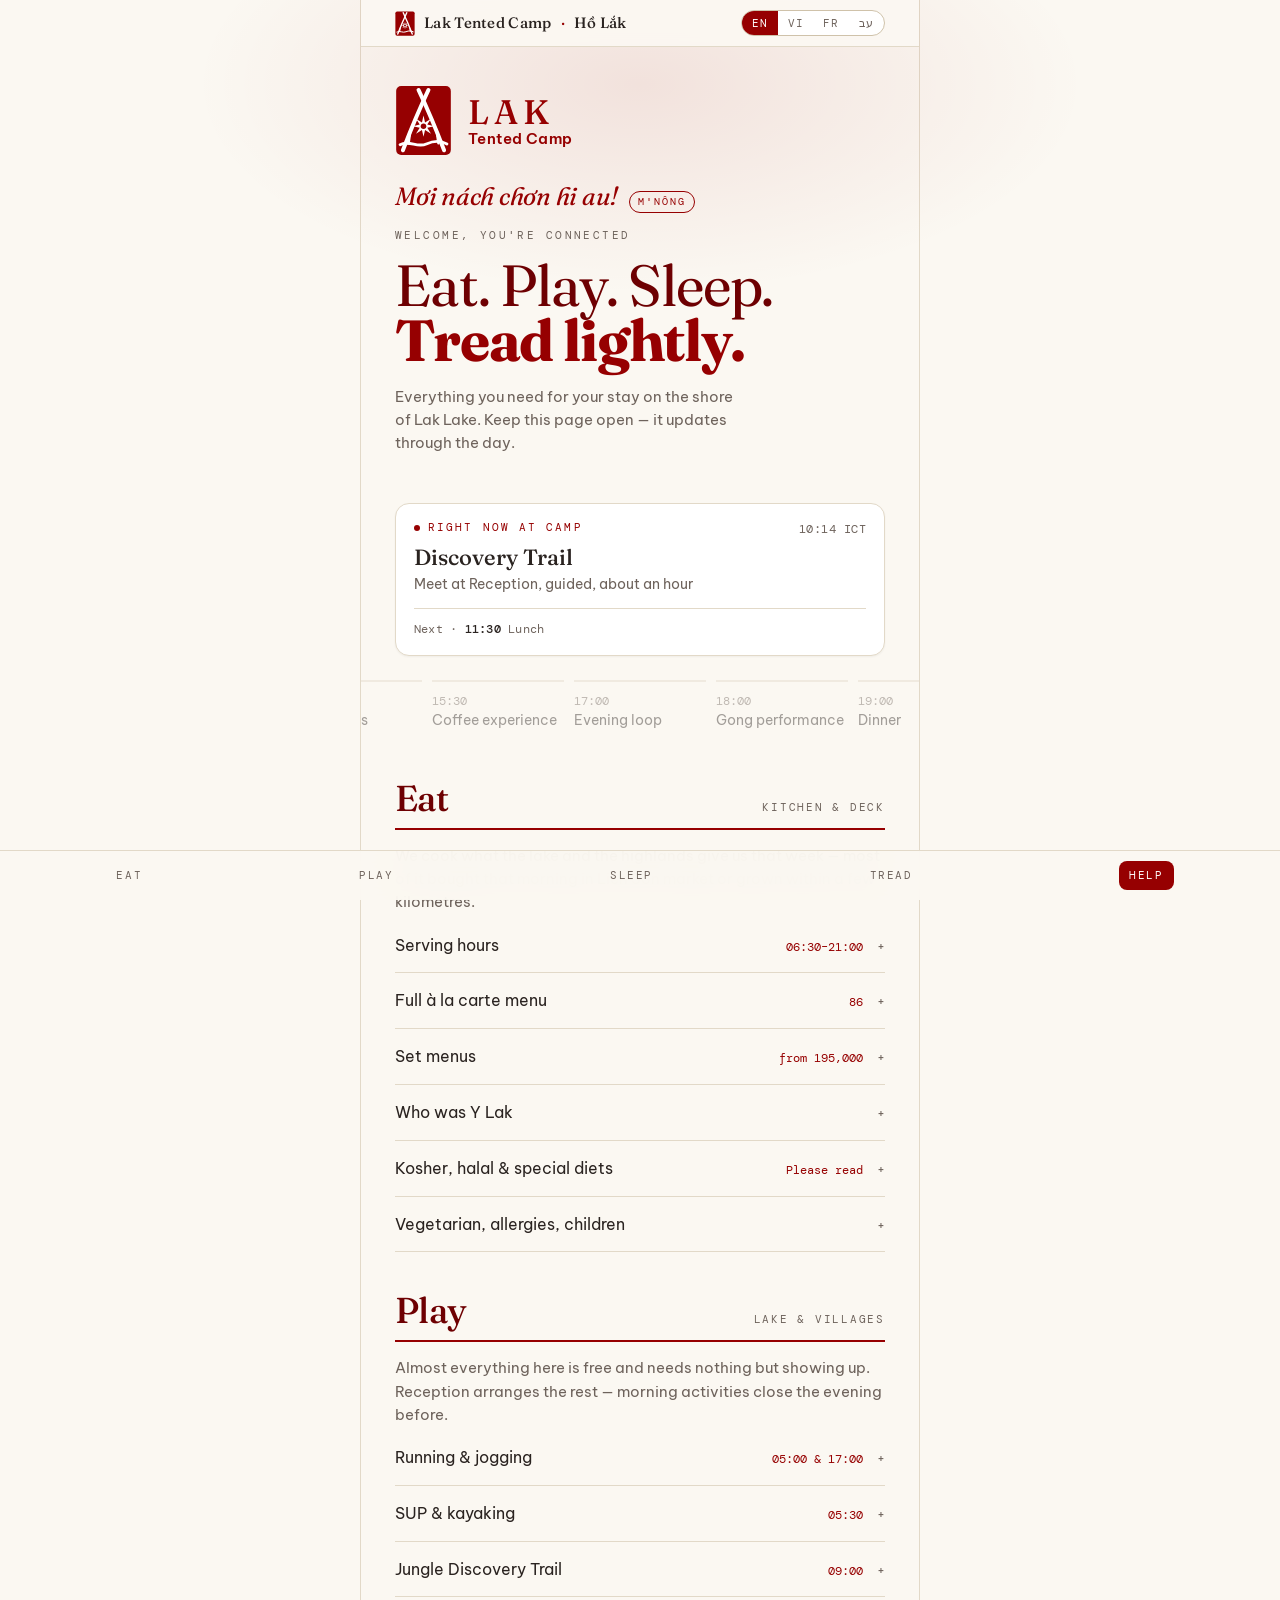
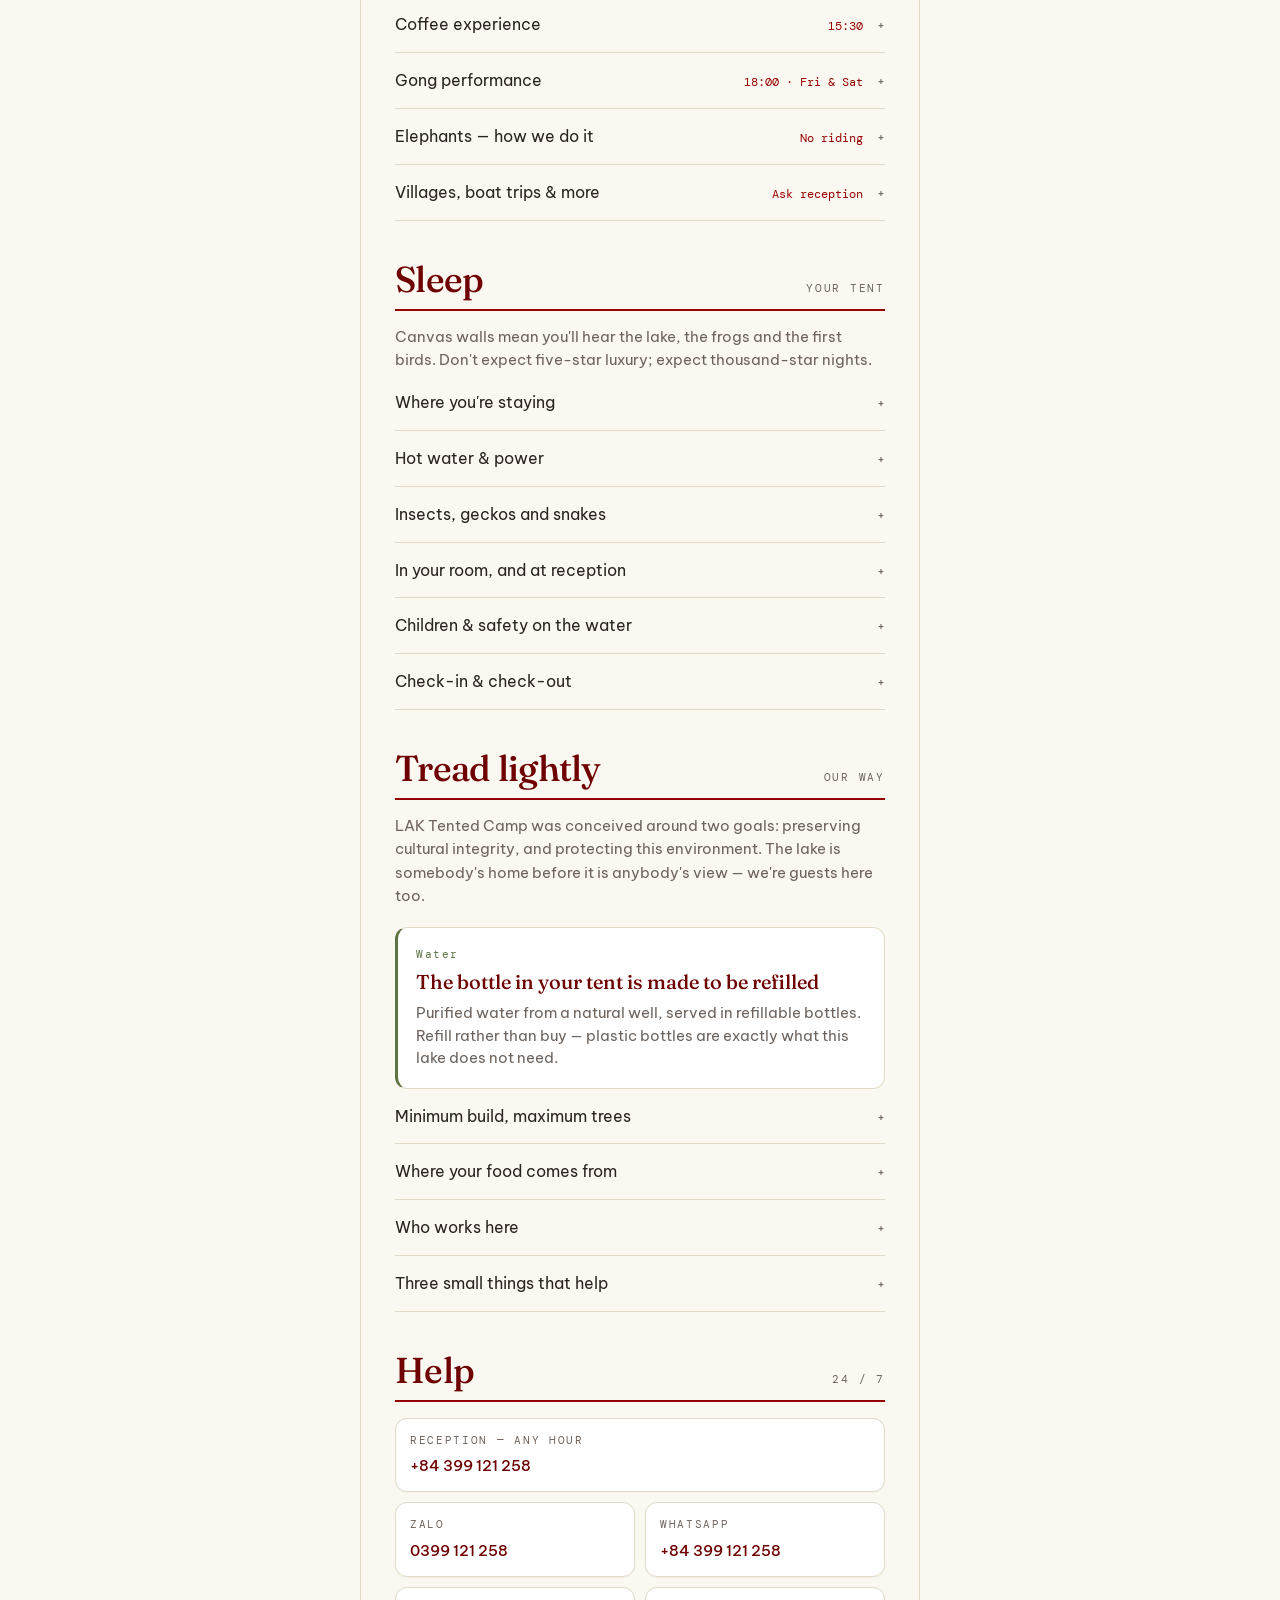
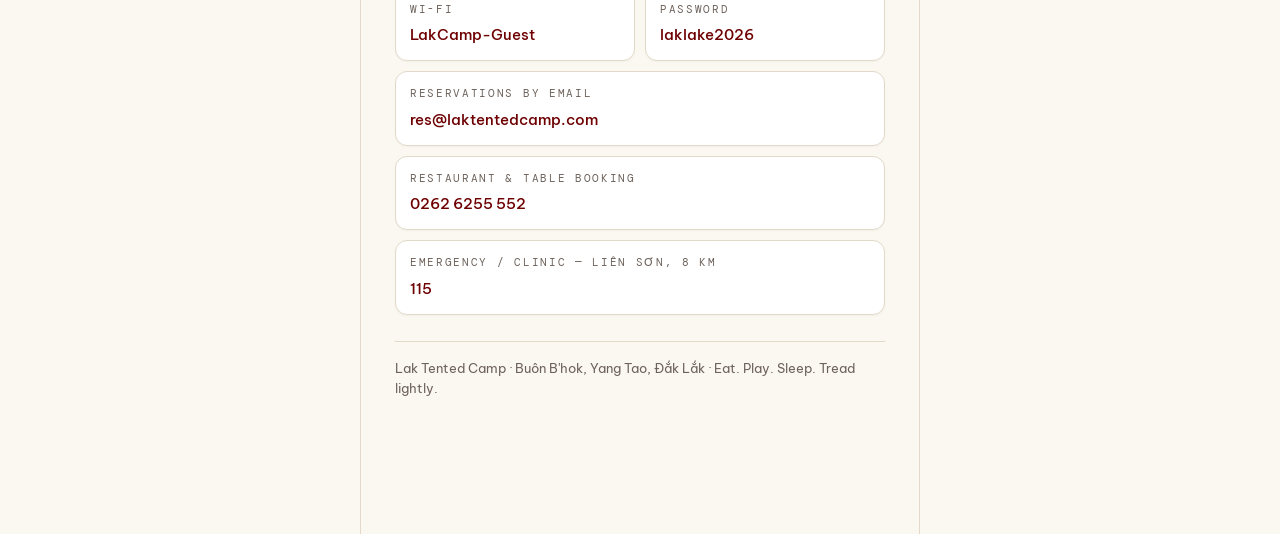
<file: guest_page/original_24aug.html>
<!DOCTYPE html>
<html lang="en" data-lang="en">
<head>
<meta charset="utf-8">
<meta name="viewport" content="width=device-width, initial-scale=1, viewport-fit=cover">
<meta name="theme-color" content="#FBF8F2">
<title>Lak Tented Camp — Guest Guide</title>
<link rel="preconnect" href="https://fonts.googleapis.com">
<link rel="preconnect" href="https://fonts.gstatic.com" crossorigin>
<link href="https://fonts.googleapis.com/css2?family=Fraunces:opsz,wght@9..144,300;9..144,500;9..144,700&family=Be+Vietnam+Pro:wght@300;400;500;600&family=Noto+Sans+Hebrew:wght@300;400;500;600&family=DM+Mono:wght@400;500&display=swap" rel="stylesheet">
<style>
/* Palette taken from the LAK logo (#960001) and the tone of the main site:
   warm paper, crimson, ink. Light by day, still legible at night. */
:root{
  --paper:#FBF8F2;
  --paper-2:#F4EFE4;
  --card:#FFFFFF;
  --ink:#2A2320;
  --ink-2:#6E635C;
  --line:#E2D9C8;
  --line-2:#CFC2AA;
  --brand:#960001;
  --brand-2:#B8322C;
  --brand-ink:#6E0002;
  --brass:#A9762A;
  --reed:#5E7444;
  --glow:var(--brand);
  --display:"Fraunces",Georgia,serif;
  --body:"Be Vietnam Pro",system-ui,sans-serif;
  --mono:"DM Mono",ui-monospace,monospace;
  --pad:22px;
}
body[data-phase="dawn"]{--glow:#C2662B;}
body[data-phase="day"]{--glow:var(--brand);}
body[data-phase="dusk"]{--glow:#A93B4E;}
body[data-phase="night"]{--glow:var(--brand-ink);}

*{box-sizing:border-box;margin:0;padding:0;}
html{-webkit-text-size-adjust:100%;}
body{
  background:var(--paper);
  color:var(--ink);
  font-family:var(--body);
  font-weight:400;
  font-size:16px;
  line-height:1.55;
  padding-bottom:96px;
  overflow-x:hidden;
}
.wrap{max-width:560px;margin:0 auto;}
:focus-visible{outline:2px solid var(--glow);outline-offset:3px;border-radius:2px;}


/* ---------- menu ---------- */
.mbar{display:flex;gap:7px;overflow-x:auto;padding:16px 0 4px;scrollbar-width:none;}
.mbar::-webkit-scrollbar{display:none;}
.mbar button{
  flex:0 0 auto;border:1px solid var(--line-2);background:var(--card);color:var(--ink-2);
  border-radius:100px;padding:7px 13px;cursor:pointer;
  font-family:var(--body);font-size:13px;font-weight:400;white-space:nowrap;
}
.mbar button[aria-pressed="true"]{background:var(--brand);color:#fff;border-color:var(--brand);}
.msearch{
  width:100%;margin-top:10px;padding:11px 14px;border-radius:10px;
  border:1px solid var(--line-2);background:var(--card);color:var(--ink);
  font-family:var(--body);font-size:15px;
}
.msearch::placeholder{color:var(--ink-2);}
.mdiet{padding-top:2px;}
.mdiet button{border-style:dashed;font-size:12.5px;}
.mdiet button[aria-pressed="true"]{
  background:var(--reed);color:#fff;border-color:var(--reed);border-style:solid;
}
.mgroup{
  font-family:var(--mono);font-size:10.5px;letter-spacing:.2em;text-transform:uppercase;
  color:var(--brand);margin:22px 0 4px;
}
.mitem{display:flex;gap:14px;align-items:baseline;padding:11px 0;border-bottom:1px solid var(--line);}
.mitem .mtxt{flex:1;min-width:0;}
.mitem .mvi{font-size:15px;color:var(--ink);font-weight:500;line-height:1.3;}
.mitem .men{font-size:13.5px;color:var(--ink-2);line-height:1.35;margin-top:2px;}
.mitem .mp{font-family:var(--mono);font-size:13px;color:var(--brand-ink);white-space:nowrap;}
.mnone{color:var(--ink-2);font-size:14.5px;padding:18px 0;}
.mnote{
  font-family:var(--mono);font-size:11px;color:var(--ink-2);letter-spacing:.02em;
  margin-top:16px;padding-top:14px;border-top:1px solid var(--line);line-height:1.7;
}
.sets{display:grid;gap:10px;margin-top:6px;}
.setcard{border:1px solid var(--line);border-radius:12px;padding:14px 15px;background:var(--card);}
.setcard .sh{display:flex;justify-content:space-between;align-items:baseline;gap:12px;}
.setcard .sn{font-family:var(--display);font-weight:500;font-size:17px;color:var(--brand-ink);}
.setcard .sp{font-family:var(--mono);font-size:12.5px;color:var(--brand);white-space:nowrap;}
.setcard .sd{color:var(--ink-2);font-size:13.5px;margin-top:7px;line-height:1.5;}
.setcard .sv{font-family:var(--mono);font-size:10px;letter-spacing:.16em;text-transform:uppercase;color:var(--reed);margin-top:8px;display:block;}

/* ---------- top bar ---------- */
.topbar{
  position:sticky;top:0;z-index:40;
  display:flex;align-items:center;gap:12px;
  padding:10px var(--pad);
  background:rgba(251,248,242,.92);
  backdrop-filter:blur(14px);
  border-bottom:1px solid var(--line);
}
.mark{font-family:var(--display);font-weight:500;font-size:15px;letter-spacing:.02em;flex:1;display:flex;align-items:center;gap:9px;}
.mark svg{width:20px;height:25px;flex:0 0 auto;}
.mark span{color:var(--glow);}

.lockup{position:relative;display:flex;align-items:center;gap:16px;margin-bottom:26px;}
.lockup svg{width:57px;height:71px;flex:0 0 auto;}
.lockup .word{line-height:1;}
.lockup .word .l1{
  font-family:var(--display);font-weight:500;font-size:34px;letter-spacing:.14em;
  display:block;color:var(--brand);
}
.lockup .word .l2{
  font-family:var(--body);font-weight:600;font-size:14.5px;letter-spacing:.02em;
  display:block;margin-top:3px;color:var(--brand);
}
.langs{display:flex;border:1px solid var(--line-2);border-radius:100px;overflow:hidden;background:var(--card);}
.langs button{
  font-family:var(--mono);font-size:11px;letter-spacing:.08em;
  background:none;border:0;color:var(--ink-2);padding:5px 10px;cursor:pointer;
}
.langs button[aria-pressed="true"]{background:var(--brand);color:#fff;}

/* ---------- hero ---------- */
.hero{padding:38px var(--pad) 26px;position:relative;}
.hero::before{
  content:"";position:absolute;inset:-40% -30% auto -30%;height:420px;
  background:radial-gradient(closest-side,color-mix(in srgb,var(--glow) 9%,transparent),transparent);
  pointer-events:none;transition:background 1.2s ease;
}
.greet{position:relative;display:flex;align-items:baseline;gap:11px;margin-bottom:14px;flex-wrap:wrap;}
.greet .hello{
  font-family:var(--display);font-weight:400;font-style:italic;
  font-size:clamp(21px,6vw,25px);line-height:1.15;letter-spacing:-.01em;
  color:var(--brand);
}
.greet .tongue{
  font-family:var(--mono);font-size:10px;letter-spacing:.2em;text-transform:uppercase;
  color:var(--brand);border:1px solid var(--brand);border-radius:100px;padding:2px 8px;
}
.eyebrow{
  font-family:var(--mono);font-size:11px;letter-spacing:.22em;text-transform:uppercase;
  color:var(--ink-2);position:relative;
}
.hero h1{
  font-family:var(--display);font-weight:400;font-style:normal;
  font-size:clamp(40px,13vw,58px);line-height:.96;letter-spacing:-.02em;
  margin:14px 0 0;position:relative;
}
.hero h1{color:var(--brand-ink);}
.hero h1 em{font-style:normal;color:var(--brand);font-weight:700;}
.hero p{color:var(--ink-2);font-size:15px;margin-top:16px;max-width:34ch;position:relative;}

/* ---------- now card ---------- */
.now{
  margin:22px var(--pad) 0;padding:16px 18px;
  border:1px solid var(--line);border-radius:14px;
  background:var(--card);
  box-shadow:0 1px 2px rgba(42,35,32,.05);
  position:relative;
}
.now .label{
  font-family:var(--mono);font-size:10.5px;letter-spacing:.2em;text-transform:uppercase;
  color:var(--brand);display:flex;align-items:center;gap:8px;
}
.dot{width:6px;height:6px;border-radius:50%;background:var(--brand);box-shadow:0 0 0 0 var(--glow);animation:pulse 2.6s infinite;}
@keyframes pulse{70%{box-shadow:0 0 0 9px transparent;}100%{box-shadow:0 0 0 0 transparent;}}
.now h2{font-family:var(--display);font-weight:500;font-size:22px;line-height:1.2;margin:8px 0 4px;}
.now .sub{color:var(--ink-2);font-size:14px;}
.now .nextup{
  margin-top:12px;padding-top:11px;border-top:1px solid var(--line);
  font-family:var(--mono);font-size:12px;color:var(--ink-2);letter-spacing:.02em;
}
.now .nextup b{color:var(--ink);font-weight:500;}
.now .clock{position:absolute;top:16px;right:18px;font-family:var(--mono);font-size:12px;color:var(--ink-2);letter-spacing:.04em;}

/* ---------- day strip ---------- */
.strip{margin-top:20px;}
.strip .rail{
  display:flex;gap:10px;overflow-x:auto;padding:4px var(--pad) 16px;
  scroll-snap-type:x mandatory;-webkit-overflow-scrolling:touch;scrollbar-width:none;
}
.strip .rail::-webkit-scrollbar{display:none;}
.slot{
  flex:0 0 auto;min-width:132px;scroll-snap-align:center;
  border-top:2px solid var(--line);padding-top:10px;opacity:.42;transition:opacity .3s;
}
.slot .t{font-family:var(--mono);font-size:12px;color:var(--ink-2);}
.slot .n{font-size:13.5px;line-height:1.3;margin-top:2px;}
.slot.past{opacity:.22;}
.slot.live{opacity:1;border-top-color:var(--glow);}
.slot.live .t{color:var(--brand);}
.slot.next{opacity:.72;}

/* ---------- sections ---------- */
section{padding:34px var(--pad) 6px;scroll-margin-top:60px;}
.shead{display:flex;align-items:baseline;gap:12px;border-bottom:2px solid var(--brand);padding-bottom:12px;}
.shead h2{font-family:var(--display);color:var(--brand-ink);font-weight:500;font-size:clamp(28px,8vw,36px);letter-spacing:-.02em;line-height:1;}
.shead .vi{font-family:var(--mono);font-size:11px;letter-spacing:.16em;text-transform:uppercase;color:var(--ink-2);margin-left:auto;}
.lede{color:var(--ink-2);font-size:15px;margin:14px 0 4px;}

.row{border-bottom:1px solid var(--line);}
.row summary{
  list-style:none;cursor:pointer;padding:15px 0;
  display:flex;align-items:baseline;gap:14px;
}
.row summary::-webkit-details-marker{display:none;}
.row summary .title{font-size:16px;font-weight:400;flex:1;}
.row summary .meta{font-family:var(--mono);font-size:12px;color:var(--brand);white-space:nowrap;}
.row summary .chev{color:var(--ink-2);font-size:13px;transition:transform .25s;}
.row[open] summary .chev{transform:rotate(45deg);}
.row .body{padding:0 0 18px;color:var(--ink-2);font-size:14.5px;}
.row .body ul{list-style:none;margin-top:8px;}
.row .body li{padding-left:16px;position:relative;margin-bottom:5px;}
.row .body li::before{content:"";position:absolute;left:0;top:.62em;width:5px;height:1px;background:var(--brand);}
.row .body strong{color:var(--ink);font-weight:600;}

/* pledge block */
.pledge{
  margin-top:20px;border:1px solid var(--line);border-left:3px solid var(--reed);
  border-radius:12px;padding:18px;background:var(--card);
}
.pledge .num{font-family:var(--mono);font-size:11px;color:var(--reed);letter-spacing:.14em;}
.pledge h3{font-family:var(--display);color:var(--brand-ink);font-weight:500;font-size:20px;margin:6px 0 8px;line-height:1.25;}
.pledge p{color:var(--ink-2);font-size:14.5px;}

/* help */
.help{padding:34px var(--pad) 40px;}
.tiles{display:grid;grid-template-columns:1fr 1fr;gap:10px;margin-top:16px;}
.tile{
  border:1px solid var(--line);border-radius:12px;padding:14px;
  text-decoration:none;color:var(--ink);display:block;background:var(--card);
  box-shadow:0 1px 2px rgba(42,35,32,.04);
}
a.tile:active{background:var(--paper-2);}
.tile .k{font-family:var(--mono);font-size:10.5px;letter-spacing:.16em;text-transform:uppercase;color:var(--ink-2);}
.tile .v{font-size:15px;margin-top:5px;color:var(--brand-ink);font-weight:500;}
.tile.wide{grid-column:1/-1;}
.foot{margin-top:26px;color:var(--ink-2);font-size:12.5px;line-height:1.6;}
.foot .rule{height:1px;background:var(--line);margin-bottom:16px;}

/* bottom nav */
.nav{
  position:fixed;left:0;right:0;bottom:0;z-index:50;
  display:flex;justify-content:space-around;
  padding:10px 8px calc(10px + env(safe-area-inset-bottom));
  background:rgba(251,248,242,.94);backdrop-filter:blur(16px);
  border-top:1px solid var(--line);
}
.nav a{
  text-decoration:none;color:var(--ink-2);text-align:center;
  font-family:var(--mono);font-size:11px;letter-spacing:.14em;text-transform:uppercase;
  padding:6px 10px;border-radius:8px;
}
.nav a.active{color:#fff;background:var(--brand);}


/* ---------- Hebrew / right-to-left ---------- */
html[lang="he"]{--body:"Noto Sans Hebrew","Be Vietnam Pro",system-ui,sans-serif;}
html[lang="he"] body{font-weight:400;}
html[lang="he"] .mitem .mvi{font-weight:600;}
html[dir="rtl"] .hero p,
html[dir="rtl"] .lede,
html[dir="rtl"] .row .body,
html[dir="rtl"] .pledge p,
html[dir="rtl"] .now h2,
html[dir="rtl"] .now .sub,
html[dir="rtl"] .setcard .sd,
html[dir="rtl"] .mnote{text-align:right;}
html[dir="rtl"] .now .clock{right:auto;left:18px;}
html[dir="rtl"] .row .body li{padding-left:0;padding-right:16px;}
html[dir="rtl"] .row .body li::before{left:auto;right:0;}
html[dir="rtl"] .shead .vi{margin-left:0;margin-right:auto;}
html[dir="rtl"] .msearch{text-align:right;}
html[dir="rtl"] .mitem{flex-direction:row-reverse;}
html[dir="rtl"] .mitem .mtxt{text-align:right;}
html[dir="rtl"] .lockup{flex-direction:row-reverse;}
html[dir="rtl"] .lockup .word{text-align:right;}
html[dir="rtl"] .mark{flex-direction:row-reverse;text-align:right;}
html[dir="rtl"] .greet{flex-direction:row-reverse;}
html[dir="rtl"] .hero h1,
html[dir="rtl"] .eyebrow,
html[dir="rtl"] .mgroup,
html[dir="rtl"] .tile,
html[dir="rtl"] .foot{text-align:right;}
html[dir="rtl"] .mp,
html[dir="rtl"] .setcard .sp,
html[dir="rtl"] .now .clock,
html[dir="rtl"] .slot .t,
html[dir="rtl"] .row summary .meta,
html[dir="rtl"] .tile .v{direction:ltr;unicode-bidi:isolate;}
html[dir="rtl"] .mitem .mp,
html[dir="rtl"] .tile .v,
html[dir="rtl"] .setcard .sp{text-align:left;}

@media (prefers-reduced-motion:reduce){
  *{animation:none!important;transition:none!important;scroll-behavior:auto!important;}
}
@media (min-width:600px){
  :root{--pad:34px;}
  body{border-left:1px solid var(--line);border-right:1px solid var(--line);max-width:560px;margin:0 auto;background:var(--paper);}
}
</style>
</head>
<body data-phase="day">

<svg width="0" height="0" style="position:absolute" aria-hidden="true">
  <symbol id="lakmark" viewBox="0 0 80 100">
    <rect x="1.5" y="1.5" width="77" height="97" rx="7" fill="var(--brand)"/>
    <g fill="none" stroke="#fff" stroke-linecap="round">
      <!-- crossed tent poles: they meet high and splay to the base -->
      <path d="M11 92 Q29 45 47 7" stroke-width="5.6"/>
      <path d="M69 92 Q51 45 33 7" stroke-width="5.6"/>
      <!-- tent flap pegs -->
      <path d="M21 68 L19 82" stroke-width="3.4"/>
      <path d="M59 68 L61 82" stroke-width="3.4"/>
      <!-- the lake -->
      <path d="M7 84 C20 77 31 89 44 83 C55 78 66 79 73 83" stroke-width="4"/>
    </g>
    <g transform="translate(40 58)">
      <polygon fill="#fff" points="0,-15 2.2,-5.3 10.6,-10.6 5.3,-2.2 15,0 5.3,2.2 10.6,10.6 2.2,5.3 0,15 -2.2,5.3 -10.6,10.6 -5.3,2.2 -15,0 -5.3,-2.2 -10.6,-10.6 -2.2,-5.3"/>
      <circle r="3.9" fill="var(--brand)"/>
    </g>
  </symbol>
</svg>

<div class="topbar">
  <div class="mark"><svg><use href="#lakmark"/></svg>Lak Tented Camp <span>·</span> Hồ Lắk</div>
  <div class="langs" role="group" aria-label="Language">
    <button type="button" data-set="en" aria-pressed="true">EN</button>
    <button type="button" data-set="vi" aria-pressed="false">VI</button>
    <button type="button" data-set="fr" aria-pressed="false">FR</button>
    <button type="button" data-set="he" aria-pressed="false">עב</button>
  </div>
</div>

<header class="hero">
  <div class="lockup">
    <svg><use href="#lakmark"/></svg>
    <div class="word"><span class="l1">LAK</span><span class="l2">Tented Camp</span></div>
  </div>
  <div class="greet">
    <span class="hello">Mơi nách chơn hi au!</span>
    <span class="tongue">M'nông</span>
  </div>
  <div class="eyebrow" data-vi="Chào mừng quý khách" data-fr="Bienvenue, vous êtes connecté" data-he="ברוכים הבאים, אתם מחוברים">Welcome, you're connected</div>
  <h1><span data-vi="Ăn." data-fr="Manger." data-he="לאכול.">Eat.</span> <span data-vi="Chơi." data-fr="Jouer." data-he="לשחק.">Play.</span> <span data-vi="Ngủ." data-fr="Dormir." data-he="לישון.">Sleep.</span><br><em data-vi="Sống nhẹ." data-fr="Marcher léger." data-he="לדרוך בעדינות.">Tread lightly.</em></h1>
  <p data-vi="Mọi thứ quý khách cần trong thời gian lưu trú, bên hồ Lắk. Trang này không cần tải lại — cứ để mở." data-fr="Tout ce qu'il vous faut pendant votre séjour au bord du lac Lak. Gardez cette page ouverte — elle se met à jour au fil de la journée." data-he="כל מה שתצטרכו לשהות שלכם על שפת אגם לאק. השאירו את הדף פתוח — הוא מתעדכן במהלך היום.">Everything you need for your stay on the shore of Lak Lake. Keep this page open — it updates through the day.</p>
</header>

<div class="now">
  <div class="clock" id="clock">--:--</div>
  <div class="label"><span class="dot"></span><span data-vi="Đang diễn ra" data-fr="En ce moment au camp" data-he="עכשיו במחנה">Right now at camp</span></div>
  <h2 id="nowTitle">—</h2>
  <div class="sub" id="nowSub">—</div>
  <div class="nextup" id="nowNext">—</div>
</div>

<div class="strip">
  <div class="rail" id="rail"></div>
</div>

<!-- EAT -->
<section id="eat">
  <div class="shead"><h2 data-vi="Ăn" data-fr="Manger" data-he="אוכל">Eat</h2><div class="vi" data-vi="Nhà hàng &amp; bếp" data-fr="Cuisine &amp; terrasse" data-he="המטבח והמרפסת">Kitchen &amp; deck</div></div>
  <p class="lede" data-vi="Bếp nấu theo mùa, nguyên liệu lấy từ chợ Liên Sơn và các vườn quanh hồ. Báo trước 2 tiếng cho món đặc biệt." data-fr="Nous cuisinons ce que le lac et les hauts plateaux nous donnent cette semaine — l'essentiel acheté le matin même au marché de Liên Sơn ou cultivé à quelques kilomètres d'ici." data-he="אנחנו מבשלים את מה שהאגם וההרים נותנים באותו שבוע — רובו נקנה באותו בוקר בשוק ליין סון או גדל במרחק כמה קילומטרים מכאן.">We cook what the lake and the highlands give us that week — most of it bought that morning in Liên Sơn market or grown within a few kilometres.</p>

  <details class="row">
    <summary><span class="title" data-vi="Giờ phục vụ" data-fr="Heures de service" data-he="שעות הגשה">Serving hours</span><span class="meta">06:30–21:00</span><span class="chev">+</span></summary>
    <div class="body">
      <ul>
        <li data-vi="<strong>Ăn sáng</strong> 06:30 – 09:30 · Sàn nhìn hồ" data-fr="<strong>Petit-déjeuner</strong> 06h30 – 09h30 · Terrasse du lac" data-he="<strong>ארוחת בוקר</strong> 06:30 – 09:30 · מרפסת האגם"><strong>Breakfast</strong> 06:30 – 09:30 · Lake Deck</li>
        <li data-vi="<strong>Ăn trưa</strong> 11:30 – 14:00" data-fr="<strong>Déjeuner</strong> 11h30 – 14h00" data-he="<strong>ארוחת צהריים</strong> 11:30 – 14:00"><strong>Lunch</strong> 11:30 – 14:00</li>
        <li data-vi="<strong>Ăn tối</strong> 18:00 – 21:00 · nên đặt bàn trước 16:00" data-fr="<strong>Dîner</strong> 18h00 – 21h00 · réservez avant 16h00" data-he="<strong>ארוחת ערב</strong> 18:00 – 21:00 · נא להזמין עד 16:00"><strong>Dinner</strong> 18:00 – 21:00 · please book by 16:00</li>
        <li data-vi="<strong>Quầy bar &amp; cà phê</strong> 07:00 – 22:00" data-fr="<strong>Bar &amp; café</strong> 07h00 – 22h00" data-he="<strong>בר וקפה</strong> 07:00 – 22:00"><strong>Bar &amp; coffee</strong> 07:00 – 22:00</li>
        <li data-vi="<strong>Ăn tại lều</strong> phụ thu, gọi lễ tân trước 30 phút" data-fr="<strong>Service en tente</strong> supplément plateau, commandez 30 min à l'avance" data-he="<strong>הגשה לאוהל</strong> תוספת קטנה, יש להזמין 30 דקות מראש"><strong>In-tent dining</strong> small tray charge, order 30 min ahead</li>
      </ul>
    </div>
  </details>

  <details class="row" id="menuRow">
    <summary><span class="title" data-vi="Toàn bộ thực đơn" data-fr="Carte complète" data-he="התפריט המלא">Full à la carte menu</span><span class="meta" id="menuCount">86</span><span class="chev">+</span></summary>
    <div class="body">
      <div class="mbar" id="mbar"></div>
      <div class="mbar mdiet" id="mdiet"></div>
      <input class="msearch" id="msearch" type="search" autocomplete="off" placeholder="Search the menu — fish, tofu, chicken…" data-vi-ph="Tìm món — cá, đậu hủ, gà…">
      <div id="mlist"></div>
      <div class="mnote" data-vi="Giá tính bằng đồng, đã bao gồm thuế và phí phục vụ. Món theo mùa tuỳ theo chợ sáng hôm đó. Vui lòng báo dị ứng khi gọi món — bếp dùng nước mắm và đậu phộng thường xuyên." data-fr="Prix en VND, taxes et service compris. Les plats de saison dépendent du marché du matin. Signalez-nous vos allergies en commandant — cette cuisine utilise beaucoup de sauce de poisson et d'arachides." data-he="המחירים בדונג וייטנאמי, כולל מסים ושירות. מנות עונתיות תלויות בשוק של אותו בוקר. אנא ספרו לנו על אלרגיות בעת ההזמנה — במטבח הזה נעשה שימוש נרחב ברוטב דגים ובבוטנים.">Prices in VND, taxes and service included. Seasonal dishes depend on that morning's market. Please tell us about allergies when you order — fish sauce and peanuts are used widely in this kitchen.</div>
    </div>
  </details>

  <details class="row">
    <summary><span class="title" data-vi="Thực đơn set" data-fr="Menus complets" data-he="תפריטים קבועים">Set menus</span><span class="meta" data-vi="2 người trở lên" data-fr="dès 195 000" data-he="החל מ-195,000">from 195,000</span><span class="chev">+</span></summary>
    <div class="body">
      <p data-vi="Dành cho 2 người trở lên, giá tính trên mỗi người. Nên đặt trước 16:00." data-fr="Deux personnes minimum, prix par personne. À commander de préférence avant 16h00." data-he="מינימום שני סועדים, המחיר לאדם. מומלץ להזמין עד 16:00.">Minimum two people, priced per person. Best ordered by 16:00.</p>
      <div class="sets" id="setlist"></div>
    </div>
  </details>

  <details class="row">
    <summary><span class="title" data-vi="Y Lak là ai" data-fr="Qui était Y Lak" data-he="מי היה י' לאק">Who was Y Lak</span><span class="chev">+</span></summary>
    <div class="body" data-vi="Theo truyền thuyết M'nông, Thần Nước thua trận trước Thần Lửa và vùng đất chìm trong hạn hán. Y Lak — con của một vị thần và một cô gái M'nông — rời buôn đi tìm nước chuộc lỗi cho cha mẹ. Kiệt sức, chàng cứu một con lươn mắc kẹt trong hốc đá, và con lươn dẫn chàng tới một hồ nước mênh mông đầy cá và cây cỏ. Các buôn M'nông về đây định cư từ đó. Hồ mang tên chàng, và nhà hàng của chúng tôi cũng vậy." data-fr="Selon le récit m'nông, le dieu de l'Eau perdit son combat contre le dieu du Feu et la terre s'assécha. Y Lak — né d'un dieu et d'une jeune M'nông — quitta son village en quête d'eau pour expier la faute de ses parents. Épuisé, il libéra une anguille coincée dans un rocher, et l'anguille le mena à un lac immense, plein de poissons et de verdure. Les M'nông s'installèrent tout autour. Le lac porte son nom, et notre cuisine aussi." data-he="לפי המסורת של בני המנונג, אל המים הפסיד בקרב לאל האש והארץ יבשה. י' לאק — בנם של אל ונערה מבני המנונג — עזב את הכפר לחפש מים ולכפר על חטא הוריו. תשוש, הוא שחרר צלופח שנלכד בין הסלעים, והצלופח הוביל אותו אל אגם עצום מלא דגים וצמחייה. בני המנונג התיישבו סביבו. האגם נושא את שמו, וכך גם המטבח שלנו.">In the M'nông telling, the God of Water lost his fight with the God of Fire and the land went dry. Y Lak — born of a god and a M'nông girl — left his village to find water and atone for his parents. Exhausted, he freed an eel trapped in a rock, and the eel led him to an immense lake full of fish and green things. The M'nông settled around it. The lake carries his name, and so does our kitchen.</div>
  </details>

  <details class="row">
    <summary><span class="title" data-vi="Kosher, halal &amp; ăn kiêng" data-fr="Casher, halal &amp; régimes" data-he="כשרות, חלאל ותזונה מיוחדת">Kosher, halal &amp; special diets</span><span class="meta" data-vi="Đọc kỹ" data-fr="À lire" data-he="חשוב לקרוא">Please read</span><span class="chev">+</span></summary>
    <div class="body" data-vi="Chúng tôi không phải bếp kosher và không có chứng nhận — không có giám sát, không có dụng cụ riêng, và không có giết mổ kosher tại tỉnh này. Điều chúng tôi làm được: nấu không thịt heo, không tôm cua, không dùng chung thịt và sữa trong một món, và làm chay bất kỳ món nào. Dùng bộ lọc phía trên và báo lễ tân từ tối hôm trước để bếp chuẩn bị theo chợ sáng. Lưu ý nước mắm được dùng rộng rãi trong ẩm thực này, kể cả ở những món không có tên cá." data-fr="Notre cuisine n'est pas casher et ne détient aucune certification — ni supervision, ni ustensiles séparés, ni abattage rituel disponible dans cette province. Ce que nous pouvons faire honnêtement : cuisiner sans porc ni crustacés, ne pas mêler viande et laitage dans un même plat, et préparer n'importe quel plat en version végétarienne. Utilisez les filtres ci-dessus et prévenez la réception la veille au soir, pour que la cuisine s'organise selon le marché du matin. À noter : la sauce de poisson est utilisée partout dans cette cuisine, y compris dans des plats dont le nom ne mentionne aucun poisson." data-he="המטבח שלנו אינו כשר ואין בידינו תעודה — אין השגחה, אין כלים נפרדים, ואין שחיטה כשרה במחוז הזה. מה שאנחנו כן יכולים לעשות בכנות: לבשל בלי חזיר ובלי פירות ים, לא להגיש בשר וחלב באותה מנה, ולהכין כל מנה בגרסה צמחונית. השתמשו בסינון שלמעלה וספרו לקבלה בערב שלפני, כדי שהמטבח יוכל להיערך בהתאם לשוק של הבוקר. שימו לב: רוטב דגים נמצא בשימוש נרחב במטבח הזה, גם במנות ששמן אינו מזכיר דגים.">We are not a kosher kitchen and hold no certification — there is no supervision, no separate utensils, and no kosher slaughter available in this province. What we can do honestly: cook without pork or shellfish, keep meat and dairy off the same plate, and prepare any dish vegetarian. Use the filters above, and tell reception the evening before so the kitchen can plan around the morning market. Note that fish sauce is used throughout this cuisine, including in dishes with no fish in the name.</div>
  </details>

  <details class="row">
    <summary><span class="title" data-vi="Ăn chay, dị ứng, trẻ em" data-fr="Végétarien, allergies, enfants" data-he="צמחוני, אלרגיות, ילדים">Vegetarian, allergies, children</span><span class="chev">+</span></summary>
    <div class="body" data-vi="Bếp làm được món chay và thuần chay cho mọi bữa. Vui lòng báo dị ứng khi đặt bàn — nhà bếp dùng nước mắm và đậu phộng thường xuyên. Có ghế ăn và suất nhỏ cho trẻ em, không tính thêm." data-fr="Version végétarienne et végétalienne de chaque menu. Signalez-nous vos allergies à la réservation — cette cuisine utilise beaucoup de sauce de poisson et d'arachides. Chaises hautes et demi-portions pour les enfants, sans supplément." data-he="גרסה צמחונית וטבעונית לכל תפריט. ספרו לנו על אלרגיות בעת ההזמנה — במטבח הזה נעשה שימוש נרחב ברוטב דגים ובבוטנים. כיסאות תינוק ומנות קטנות לילדים, ללא תשלום.">Full vegetarian and vegan versions of every menu. Tell us about allergies when you book a table — fish sauce and peanuts are used widely in this kitchen. High chairs and half portions for children, no charge.</div>
  </details>
</section>

<!-- PLAY -->
<section id="play">
  <div class="shead"><h2 data-vi="Chơi" data-fr="Jouer" data-he="פעילויות">Play</h2><div class="vi" data-vi="Hồ &amp; buôn làng" data-fr="Lac &amp; villages" data-he="האגם והכפרים">Lake &amp; villages</div></div>
  <p class="lede" data-vi="Hầu hết các hoạt động đều miễn phí, chỉ cần có mặt. Lễ Tân thu xếp phần còn lại — hoạt động buổi sáng đăng ký từ tối hôm trước." data-fr="Presque tout ici est gratuit et ne demande que de se présenter. La réception organise le reste — les activités du matin se réservent la veille au soir." data-he="כמעט הכול כאן ללא תשלום ודורש רק להגיע. הקבלה מארגנת את השאר — פעילויות הבוקר נסגרות בערב שלפני.">Almost everything here is free and needs nothing but showing up. Reception arranges the rest — morning activities close the evening before.</p>

  <details class="row">
    <summary><span class="title" data-vi="Đi dạo – chạy bộ" data-fr="Course à pied &amp; marche" data-he="ריצה והליכה">Running &amp; jogging</span><span class="meta" data-vi="5:00 &amp; 17:00" data-fr="05h &amp; 17h" data-he="05:00 ו-17:00">05:00 &amp; 17:00</span><span class="chev">+</span></summary>
    <div class="body" data-vi="Khoảng 3km ven hồ, vòng quanh LAK Tented Camp. Đường đất, cấp phối, bê tông. Hồ súng, ruộng lúa, cà phê… 45–60 phút, cấp độ dễ. Bình minh 5:00–6:00 hoặc hoàng hôn 17:00–18:00. Tập trung ở Lễ Tân/Y LAK. Miễn phí, tự thực hiện." data-fr="Une boucle de 3 km autour du camp, sur terre, gravier et asphalte, entre étangs de lotus, rizières et caféiers. 45 à 60 minutes, facile. Lever du soleil 05h00–06h00 ou coucher 17h00–18h00. Rendez-vous à la réception ou au Y LAK. Gratuit, en autonomie." data-he="מסלול של 3 ק״מ סביב המחנה — דרך עפר, חצץ ואספלט, בין בריכות לוטוס, שדות אורז ומטעי קפה. 45–60 דקות, קל. זריחה 05:00–06:00 או שקיעה 17:00–18:00. מפגש בקבלה או ב-Y LAK. ללא תשלום, עצמאי.">A 3 km loop around the camp on dirt, gravel and asphalt, past lotus ponds, paddy fields and coffee gardens. 45–60 minutes, easy going. Sunrise 05:00–06:00 or sunset 17:00–18:00. Meet at Reception or Y LAK. Free, self-guided.</div>
  </details>

  <details class="row">
    <summary><span class="title" data-vi="SUP – Chèo kayak" data-fr="SUP &amp; kayak" data-he="סאפ וקיאק">SUP &amp; kayaking</span><span class="meta" data-vi="5:30" data-fr="05h30" data-he="05:30">05:30</span><span class="chev">+</span></summary>
    <div class="body" data-vi="Góc hồ Lăk bình yên, bên trái LAK Tented Camp, đối diện đồi “cá sấu”. Từ 5:30, khoảng 1 giờ. Đón bình minh, ngắm cảnh đánh cá của đồng bào M’nông, đầm hoa súng từ T.6 đến T.11. Miễn phí &amp; tự khám phá. Nên giữ chỗ nếu ngày đông khách hoặc chèo buổi chiều. Bắt buộc mặc áo phao." data-fr="Sur le coin paisible du lac, entre le camp et la colline du « crocodile ». Dès 05h30, environ une heure — lever du soleil, pêcheurs m’nông au travail et nénuphars en pleine floraison de juin à novembre. Gratuit et en autonomie ; réservez à la réception les jours d’affluence. L’après-midi et le coucher du soleil sont tout aussi beaux. Gilet de sauvetage obligatoire." data-he="בפינה השקטה של האגם, בין המחנה לגבעת ה״תנין״. מ-05:30, כשעה — זריחה, דייגי מנונג בעבודתם, ונופרים בפריחה מלאה מיוני עד נובמבר. ללא תשלום ועצמאי; כדאי להזמין בקבלה בימים עמוסים. גם אחר הצהריים והשקיעה יפים. חגורת הצלה חובה.">On the calm corner of the lake between the camp and “Crocodile” hill. From 05:30, about an hour — sunrise, M’nông fishermen at work, and water lilies in full bloom from June to November. Free and self-guided; reserve at reception on busy days. Afternoon and sunset are just as good. Life jackets are compulsory.</div>
  </details>

  <details class="row">
    <summary><span class="title" data-vi="Đường mòn khám phá" data-fr="Sentier de découverte" data-he="שביל התגליות">Jungle Discovery Trail</span><span class="meta" data-vi="9:00" data-fr="09h00" data-he="09:00">09:00</span><span class="chev">+</span></summary>
    <div class="body" data-vi="Tham quan không gian xanh, vườn cây, trang trại, vườn rừng phía sau các lều và trên đồi. 1,5km từ/về lại Lễ Tân. Lúc 9:00, khoảng 60 phút. Tìm hiểu về các loài cây cỏ, công dụng. Hái sả, húng, pha trà thảo mộc. Miễn phí, có hướng dẫn viên." data-fr="Un sentier de 2 km dans le jardin forestier derrière les tentes et par-dessus la colline — 1,5 km depuis la réception, aller-retour. Dès 09h00, environ une heure, avec un guide. En chemin : habitat du coucal, bosquets de bambou, coqs sauvages, forêt de Hopea odorata, point de vue sur le lac, la ferme et la plantation de café et de cacao. Se termine par une tisane que vous cueillez et préparez vous-même. Gratuit." data-he="שביל של 2 ק״מ בגן המיוער שמאחורי האוהלים ומעל הגבעה — 1.5 ק״מ מהקבלה וחזרה. מ-09:00, כשעה, בליווי מדריך. בדרך: בית גידול של הקוקאל, חורשות במבוק, תרנגולי בר, יער הופאה, נקודת תצפית לאגם, החווה ומטעי הקפה והקקאו. בסיום — תה צמחים שאתם קוטפים ומכינים בעצמכם. ללא תשלום.">A 2 km trail through the forested garden behind the tents and over the hilltop — 1.5 km from reception and back. From 09:00, about an hour, with a guide. Along the way: coucal habitat, bamboo stands, junglefowl, Hopea odorata forest, the lake viewpoint, the farm, and the coffee and cacao plantation. It ends with a herbal tea you pick and brew yourself. Free.</div>
  </details>

  <details class="row">
    <summary><span class="title" data-vi="Trải nghiệm cà phê" data-fr="Expérience café" data-he="חוויית הקפה">Coffee experience</span><span class="meta" data-vi="15:30" data-fr="15h30" data-he="15:30">15:30</span><span class="chev">+</span></summary>
    <div class="body" data-vi="Vườn cà phê LAK Tented Camp. 15:30, khoảng 30–60 phút. Học, trải nghiệm rang, giã, pha cà phê truyền thống M’nông (thăm vườn cà phê, thu hoạch). Đã bao gồm hoặc có phụ phí 50.000đ/khách. Đăng ký trước ở Lễ Tân." data-fr="Dans le jardin de café et de cacao du camp. Dès 15h30, 30 à 60 minutes : torréfier, piler et préparer le café à la manière m’nông, et parcourir le jardin en saison de récolte. Inclus dans certains forfaits, sinon 50 000 ₫ par personne. Réservez à la réception." data-he="בגן הקפה והקקאו של המחנה. מ-15:30, 30 עד 60 דקות: לקלות, לכתוש ולחלוט קפה בדרכם של בני המנונג, ולסייר בגן בעונת הקטיף. כלול בחלק מהחבילות, אחרת 50,000₫ לאדם. יש להזמין מראש בקבלה.">In the camp’s own coffee and cacao garden. From 15:30, 30 to 60 minutes: roast, pound and brew coffee the M’nông way, and walk the garden in harvest season. Included in some packages, otherwise 50,000₫ per person. Please book at reception in advance.</div>
  </details>

  <details class="row">
    <summary><span class="title" data-vi="Biểu diễn cồng chiêng" data-fr="Spectacle de gongs" data-he="מופע גונגים">Gong performance</span><span class="meta" data-vi="18:00 · T.6 &amp; T.7" data-fr="18h · ven. &amp; sam." data-he="18:00 · שישי ושבת">18:00 · Fri &amp; Sat</span><span class="chev">+</span></summary>
    <div class="body" data-vi="Sân vườn trung tâm hoặc nhà hàng Y LAK. Từ 18:00, khoảng 1 giờ. Các nghi lễ chào mừng, giao lưu múa, hát cồng chiêng, thưởng thức rượu cần. Miễn phí tham dự tối thứ Sáu, thứ Bảy hoặc tổ chức theo yêu cầu cho đoàn khách đặt riêng." data-fr="Au jardin central ou à la maison Y LAK, dès 18h00 pendant environ une heure. Chants, danses, cérémonies d’accueil m’nông et dégustation de rượu cần. Gratuit tous les vendredis et samedis ; sur demande pour les groupes privés." data-he="בגן המרכזי או בבית Y LAK, מ-18:00 למשך כשעה. שירים, ריקודים, טקסי קבלת פנים של בני המנונג וטעימת רוּאוּ קֶן. ללא תשלום בכל יום שישי ושבת; לקבוצות פרטיות לפי בקשה.">In the Central Garden or at Y LAK House, from 18:00 for about an hour. Songs, dances, M’nông welcome ceremonies and rượu cần tasting. Free every Friday and Saturday; arranged on request for private groups.</div>
  </details>

  <details class="row">
    <summary><span class="title" data-vi="Voi — cách chúng tôi làm" data-fr="Les éléphants — notre position" data-he="פילים — הגישה שלנו">Elephants — how we do it</span><span class="meta" data-vi="Không cưỡi" data-fr="Sans monte" data-he="בלי רכיבה">No riding</span><span class="chev">+</span></summary>
    <div class="body" data-vi="Chúng tôi không bán và không đặt tour cưỡi voi, và mong quý khách cũng không mua dịch vụ này ở nơi khác quanh hồ. Thay vào đó, Lễ Tân có thể sắp xếp chuyến thăm đàn voi được thả tự do — quý khách đi bộ cùng nài voi và quan sát từ xa, theo nhịp của voi." data-fr="Nous ne vendons ni ne réservons de balades à dos d’éléphant, et nous demandons à nos hôtes de ne pas en acheter ailleurs autour du lac. Ce que la réception peut organiser à la place : une visite à un troupeau en liberté — vous marchez avec le cornac et observez à distance, selon les termes des éléphants." data-he="איננו מוכרים ואיננו מזמינים רכיבה על פילים, ואנו מבקשים מאורחינו לא לרכוש אותה במקומות אחרים סביב האגם. במקום זאת הקבלה יכולה לארגן ביקור בעדר חופשי — הולכים עם המאהוט וצופים מרחוק, בתנאים של הפילים.">We don’t sell or book elephant rides, and we ask our guests not to buy them elsewhere around the lake. What reception can arrange instead is a visit to a free-roaming herd — you walk with the mahout and watch from a distance, on the elephants’ terms.</div>
  </details>

  <details class="row">
    <summary><span class="title" data-vi="Buôn làng, thuyền &amp; hoạt động khác" data-fr="Villages, sorties en bateau &amp; plus" data-he="כפרים, שיט ועוד">Villages, boat trips &amp; more</span><span class="meta" data-vi="Hỏi Lễ Tân" data-fr="À la réception" data-he="בקבלה">Ask reception</span><span class="chev">+</span></summary>
    <div class="body" data-vi="Tour tham quan buôn M’nông (Nau, M’Liêng), chèo thuyền ngắm hoàng hôn, chụp ảnh và các hoạt động khác được thu xếp tại Lễ Tân, và nằm trong một số gói lưu trú. Vui lòng hỏi trước khi chụp ảnh người dân — đây là nhà của họ, không phải điểm tham quan." data-fr="Les visites guidées des villages m’nông de Nau et M’Liêng, les croisières au coucher du soleil, les sorties photo et d’autres excursions s’organisent à la réception ; elles sont incluses dans plusieurs forfaits. Demandez avant de photographier les habitants — ce sont des maisons, pas une exposition." data-he="סיורים מודרכים בכפרי המנונג נאו ומליינג, שיט בשקיעה, יציאות צילום וטיולים נוספים מאורגנים בקבלה, וחלקם כלולים בחבילות אירוח. בקשו רשות לפני צילום אנשים בכפרים — אלה בתים, לא תצוגה.">Guided visits to the M’nông villages of Nau and M’Liêng, sunset boat cruises, photography outings and other excursions are arranged at reception, and are included in several stay packages. Please ask before photographing people in the villages — these are homes, not exhibits.</div>
  </details>

</section>

<!-- SLEEP -->
<section id="sleep">
  <div class="shead"><h2 data-vi="Ngủ" data-fr="Dormir" data-he="שינה">Sleep</h2><div class="vi" data-vi="Lều của quý khách" data-fr="Votre tente" data-he="האוהל שלכם">Your tent</div></div>
  <p class="lede" data-vi="Vách lều bằng vải nghĩa là quý khách sẽ nghe thấy mặt hồ, tiếng ếch và những tiếng chim đầu tiên. Đừng mong khách sạn năm sao — hãy mong những đêm ngàn sao." data-fr="Des murs de toile : vous entendrez le lac, les grenouilles et les premiers oiseaux. N'attendez pas un luxe cinq étoiles ; attendez des nuits à mille étoiles." data-he="קירות בד פירושם שתשמעו את האגם, את הצפרדעים ואת הציפורים הראשונות. אל תצפו ליוקרה של חמישה כוכבים; צפו ללילות של אלף כוכבים.">Canvas walls mean you'll hear the lake, the frogs and the first birds. Don't expect five-star luxury; expect thousand-star nights.</p>

  <details class="row">
    <summary><span class="title" data-vi="Nơi lưu trú" data-fr="Votre hébergement" data-he="היכן אתם שוהים">Where you're staying</span><span class="chev">+</span></summary>
    <div class="body" data-vi="25 đơn vị lưu trú trên 4,8 ha: 15 Lều nhìn hồ, 5 nhà nhỏ Kpan trên mặt hồ, 4 Bungalow ven hồ và nhà Y Liêng — nhà tập thể 8 giường bên mặt nước. Lều có phòng tắm riêng, ban công nhìn hồ, máy lạnh và quạt. Bungalow có thêm phòng khách và bồn tắm." data-fr="25 unités sur 4,8 hectares : 15 tentes-lodges vue lac, 5 Kpan (mini-maisons sur le lac), 4 bungalows en bord de lac et la maison Y Liêng, un dortoir de 8 couchages au bord de l'eau. Les tentes disposent d'une salle de bain privative, d'un balcon avec vue sur le lac, de la climatisation et d'un ventilateur. Les bungalows ajoutent un salon et une baignoire." data-he="25 יחידות על פני 4.8 הקטאר: 15 אוהלי לודג' עם נוף לאגם, 5 בתי קפאן זעירים על האגם, 4 בקתות על שפת האגם, ובית י' ליינג — מעונות בני 8 מיטות לצד המים. באוהלים חדר רחצה צמוד, מרפסת פרטית עם נוף לאגם, מיזוג ומאוורר. בבקתות יש גם סלון ואמבטיה.">25 units across 4.8 hectares: 15 Lakeview Tented Lodges, 5 Kpan tiny houses on the lake, 4 Lakefront Bungalows, and Y Liêng House, an 8-berth dormitory by the water. Tents have an en-suite bathroom, a private lake-view balcony, air conditioning and a fan. Bungalows add a living room and a bathtub.</div>
  </details>

  <details class="row">
    <summary><span class="title" data-vi="Nước nóng &amp; điện" data-fr="Eau chaude &amp; électricité" data-he="מים חמים וחשמל">Hot water &amp; power</span><span class="chev">+</span></summary>
    <div class="body" data-vi="Nước nóng dùng năng lượng mặt trời, nhiều nhất vào cuối chiều và buổi tối. Đây là khu nghỉ sinh thái, không phải khách sạn sang trọng: gió hồ làm bớt việc cho máy lạnh, còn tiếng dế và tiếng gà là chương trình giải trí ban đêm và đồng hồ báo thức." data-fr="L'eau chaude est chauffée à l'énergie solaire : elle est donc la plus abondante en fin d'après-midi et en soirée. Ceci est un éco-lodge, pas un hôtel de luxe : la brise du lac fait une partie du travail de la climatisation, et les grillons et les coqs tiennent lieu de spectacle nocturne et de réveil." data-he="המים החמים מחוממים באנרגיה סולארית, ולכן הם חזקים במיוחד אחר הצהריים ובערב. זהו אקו-לודג', לא מלון יוקרה: הרוח מהאגם עושה חלק מעבודת המיזוג, והצרצרים והתרנגולים הם הבידור הלילי ושעון המעורר.">Hot water is heated by solar power, so it is strongest in the late afternoon and evening. This is an eco-lodge, not a luxury hotel: expect the lake breeze to do some of the work of the air conditioning, and crickets and roosters to serve as the night entertainment and the wake-up call.</div>
  </details>

  <details class="row">
    <summary><span class="title" data-vi="Côn trùng, tắc kè và rắn" data-fr="Insectes, geckos et serpents" data-he="חרקים, שממיות ונחשים">Insects, geckos and snakes</span><span class="chev">+</span></summary>
    <div class="body" data-vi="Đây là thiên nhiên mở. Quý khách có thể gặp côn trùng, muỗi, tắc kè và đôi khi là rắn. Vui lòng đóng kín lều hoặc bungalow, và mang theo đèn pin trong phòng khi đi lại ban đêm. Tắc kè vô hại và ăn muỗi giúp quý khách." data-fr="Nous sommes en pleine nature. Vous pourrez croiser des insectes, des moustiques, des geckos et, parfois, des serpents. Gardez votre tente ou bungalow bien fermé, et emportez la lampe torche de votre chambre lors de vos déplacements nocturnes. Les geckos sont inoffensifs et mangent vos moustiques." data-he="זהו טבע פתוח. ייתכן שתפגשו חרקים, יתושים, שממיות ולעיתים גם נחשים. הקפידו לסגור היטב את האוהל או הבקתה, וקחו את הפנס מהחדר כשאתם הולכים בלילה. השממיות אינן מזיקות והן אוכלות את היתושים שלכם.">This is open nature. You may meet insects, mosquitoes, geckos and, occasionally, snakes. Keep your tent or bungalow properly closed, and carry the flashlight from your room when you walk at night. The geckos are harmless and eat your mosquitoes.</div>
  </details>

  <details class="row">
    <summary><span class="title" data-vi="Trong phòng và tại Lễ Tân" data-fr="Dans votre chambre et à la réception" data-he="בחדר ובקבלה">In your room, and at reception</span><span class="chev">+</span></summary>
    <div class="body" data-vi="Mỗi phòng đều có ô, đèn pin và mũ — vui lòng dùng cẩn thận và để lại khi rời đi. Trang sức và tài sản có giá trị có thể gửi tại két an toàn ở Lễ Tân, có biên nhận. Không hút thuốc trong phòng; vui lòng ra ban công hoặc hiên trước, và hỏi Lễ Tân để lấy gạt tàn. Mọi nhu cầu khác — giặt là, ăn sáng sớm, trả phòng muộn — vui lòng hỏi Lễ Tân." data-fr="Un parapluie, une lampe torche et un chapeau sont fournis dans chaque chambre — merci d'en prendre soin et de les laisser sur place. Bijoux et objets de valeur peuvent être déposés au coffre de la réception, contre reçu. Il est interdit de fumer dans les chambres ; utilisez votre balcon ou votre terrasse, et demandez un cendrier à la réception. Pour tout le reste — blanchisserie, petit-déjeuner matinal, départ tardif — adressez-vous à la réception." data-he="בכל חדר יש מטרייה, פנס וכובע — אנא השתמשו בהם בזהירות והשאירו אותם במקום. תכשיטים וחפצי ערך ניתן להפקיד בכספת שבקבלה, כנגד קבלה. העישון אסור בתוך החדרים; אנא השתמשו במרפסת או בחצר הקדמית, ובקשו מאפרה בקבלה. לכל דבר אחר — כביסה, ארוחת בוקר מוקדמת, עזיבה מאוחרת — פנו לקבלה.">An umbrella, a flashlight and a hat are provided in every room — please use them with care and leave them behind. Jewellery and other valuables can be deposited in the safe at reception, against a receipt. Smoking is not permitted inside the rooms; please use your balcony or front patio, and ask reception for an ashtray. For anything else — laundry, an early breakfast, a late departure — ask at reception.</div>
  </details>

  <details class="row">
    <summary><span class="title" data-vi="Trẻ em &amp; an toàn trên hồ" data-fr="Enfants &amp; sécurité sur l'eau" data-he="ילדים ובטיחות במים">Children &amp; safety on the water</span><span class="chev">+</span></summary>
    <div class="body" data-vi="Khu nghỉ phù hợp nhất với trẻ trên 6 tuổi, trẻ nhỏ hơn vẫn được chào đón dưới sự trông nom của cha mẹ. Trẻ dưới 6 tuổi ngủ chung giường miễn phí; từ 6 đến 11 tuổi tính 50%. Bắt buộc mặc áo phao với tất cả mọi người khi lên thuyền, kayak hoặc ván SUP." data-fr="Le camp convient surtout aux enfants de plus de 6 ans, les plus jeunes restant les bienvenus sous la responsabilité de leurs parents. Moins de 6 ans partageant un lit : gratuit ; de 6 à 11 ans : demi-tarif. Le gilet de sauvetage est obligatoire pour toute personne montant à bord d'un bateau, d'un kayak ou d'un paddle." data-he="המחנה מתאים במיוחד לילדים מגיל 6 ומעלה, אך גם צעירים יותר מוזמנים באחריות ההורים. מתחת לגיל 6 בחדר ההורים — ללא תשלום; מגיל 6 עד 11 — חצי מחיר. חגורת הצלה היא חובה לכל מי שעולה לסירה, לקיאק או לגלשן.">The camp suits children over 6 best, though younger ones are welcome under their parents' care. Under 6 sharing a bed is free; 6 to 11 is charged half. Life jackets are compulsory for everyone boarding a boat, kayak or paddleboard.</div>
  </details>

  <details class="row">
    <summary><span class="title" data-vi="Nhận &amp; trả phòng" data-fr="Arrivée &amp; départ" data-he="צ'ק-אין וצ'ק-אאוט">Check-in &amp; check-out</span><span class="chev">+</span></summary>
    <div class="body" data-vi="Lễ Tân xác nhận giờ chính xác, giữ hành lý sau khi trả phòng và thu xếp trả phòng muộn nếu còn phòng trống. Vui lòng hỏi từ tối hôm trước." data-fr="La réception confirme vos horaires exacts, garde vos bagages après le départ et organise un départ tardif si une chambre le permet. Demandez la veille au soir." data-he="הקבלה תאשר את השעות המדויקות, תשמור על המזוודות לאחר העזיבה ותארגן עזיבה מאוחרת כשיש חדר פנוי. אנא בקשו בערב שלפני.">Reception can confirm your exact times, hold your luggage after check-out, and arrange a late departure when a room allows it. Please ask the evening before.</div>
  </details>

</section>

<!-- TREAD -->
<section id="tread">
  <div class="shead"><h2 data-vi="Sống nhẹ" data-fr="Marcher léger" data-he="לדרוך בעדינות">Tread lightly</h2><div class="vi" data-vi="Cách chúng tôi làm" data-fr="Notre manière" data-he="הדרך שלנו">Our way</div></div>
  <p class="lede" data-vi="LAK Tented Camp được hình thành với hai mục tiêu: gìn giữ bản sắc văn hóa và bảo vệ môi trường nơi đây. Hồ Lăk là nhà của ai đó trước khi là cảnh đẹp của bất kỳ ai — chúng tôi cũng là khách ở đây." data-fr="LAK Tented Camp a été conçu autour de deux objectifs : préserver l'intégrité culturelle et protéger cet environnement. Le lac est le foyer de quelqu'un avant d'être le panorama de quiconque — nous aussi, nous sommes des invités ici." data-he="לאק טנטד קמפ נוסד סביב שתי מטרות: שימור שלמותה של התרבות המקומית והגנה על הסביבה הזו. האגם הוא ביתו של מישהו לפני שהוא הנוף של מישהו — גם אנחנו אורחים כאן.">LAK Tented Camp was conceived around two goals: preserving cultural integrity, and protecting this environment. The lake is somebody's home before it is anybody's view — we're guests here too.</p>

  <div class="pledge">
    <div class="num" data-vi="Nước" data-fr="L'eau" data-he="מים">Water</div>
    <h3 data-vi="Bình nước trong lều là để đổ đầy lại" data-fr="La gourde de votre tente se remplit" data-he="הבקבוק באוהל נועד למילוי חוזר">The bottle in your tent is made to be refilled</h3>
    <p data-vi="Nước tinh khiết từ giếng tự nhiên, phục vụ trong chai có thể đổ đầy lại. Hãy đổ đầy thay vì mua mới — chai nhựa là thứ hồ này không cần." data-fr="Eau purifiée issue d'un puits naturel, servie dans des bouteilles rechargeables. Remplissez plutôt que d'acheter — les bouteilles en plastique sont exactement ce dont ce lac n'a pas besoin." data-he="מים מטוהרים מבאר טבעית, מוגשים בבקבוקים הניתנים למילוי חוזר. מלאו מחדש במקום לקנות — בקבוקי פלסטיק הם בדיוק מה שהאגם הזה לא צריך.">Purified water from a natural well, served in refillable bottles. Refill rather than buy — plastic bottles are exactly what this lake does not need.</p>
  </div>

  <details class="row">
    <summary><span class="title" data-vi="Xây ít nhất, trồng nhiều nhất" data-fr="Construire au minimum, planter au maximum" data-he="בנייה מזערית, מקסימום עצים">Minimum build, maximum trees</span><span class="chev">+</span></summary>
    <div class="body" data-vi="Chỉ 25 đơn vị lưu trú trên 4,8 ha, xây dựng hòa hợp với kiến trúc và sinh thái bản địa thay vì đè lên chúng, cùng cam kết trồng lại rừng. Điện năng được sử dụng ở mức thấp nhất có thể." data-fr="Seulement 25 unités sur 4,8 hectares, conçues pour s'inscrire dans l'architecture et l'écologie locales plutôt que de s'y imposer, avec un engagement continu de reforestation. La consommation d'électricité est volontairement réduite." data-he="רק 25 יחידות על פני 4.8 הקטאר, שנבנו כדי להשתלב בארכיטקטורה ובאקולוגיה המקומית ולא להשתלט עליהן, לצד מחויבות מתמשכת לייעור מחדש. צריכת החשמל נשמרת נמוכה במכוון.">Only 25 units across 4.8 hectares, built to sit within the local architecture and ecology rather than on top of it, with an ongoing commitment to reforestation. Electricity use is kept deliberately low.</div>
  </details>

  <details class="row">
    <summary><span class="title" data-vi="Thức ăn đến từ đâu" data-fr="D'où vient votre nourriture" data-he="מהיכן מגיע האוכל">Where your food comes from</span><span class="chev">+</span></summary>
    <div class="body" data-vi="Khu nghỉ tự trồng rau và trái cây, bên cạnh vườn cà phê và ca cao, phần lớn đi thẳng vào bếp. Quý khách có thể tự hái rau và nấu. Thực đơn xây dựng trên nguyên liệu địa phương — chúng tôi không có hàng nghìn món quốc tế, nhưng những gì phục vụ đều tươi." data-fr="Le camp cultive ses propres légumes et fruits, à côté du jardin de café et de cacao, et l'essentiel part directement en cuisine. Vous êtes invités à cueillir vos légumes et à les cuisiner. La carte repose sur des produits locaux — nous ne proposons pas mille plats internationaux, mais ce que nous servons est frais." data-he="המחנה מגדל ירקות ופירות משלו, לצד גן הקפה והקקאו, ורובם מגיעים ישירות למטבח. אתם מוזמנים לקטוף ירקות ולבשל אותם בעצמכם. התפריט בנוי על חומרי גלם מקומיים — לא נציע לכם אלף מנות בין-לאומיות, אבל מה שכן מוגש הוא טרי.">The camp grows its own vegetables and fruit, alongside the coffee and cacao garden, and most of it goes straight to the kitchen. You are welcome to pick your own vegetables and cook them. The menu is built on locally sourced ingredients — we won't offer you a thousand international dishes, but what we do serve is fresh.</div>
  </details>

  <details class="row">
    <summary><span class="title" data-vi="Người làm việc ở đây" data-fr="Qui travaille ici" data-he="מי עובד כאן">Who works here</span><span class="chev">+</span></summary>
    <div class="body" data-vi="LAK Tented Camp được làm bởi và dành cho người địa phương — người M’nông và bà con các buôn lân cận. Nhân viên và quản lý nói tiếng Việt, tiếng Anh và tiếng M’nông, một số nói được tiếng Pháp. Nếu dịch vụ đôi khi chưa hoàn hảo, họ rất mong nhận được góp ý của quý khách. Dạy họ vài câu tiếng Anh, họ sẽ dạy lại quý khách vài câu tiếng M’nông." data-fr="LAK Tented Camp a été conçu pour et par les habitants — les M'nông et les villageois voisins. Notre équipe et nos responsables parlent vietnamien, anglais et m'nông, et certains parlent français. Si le service manque parfois de raffinement, ils préfèrent de loin recevoir vos remarques. Apprenez-leur un peu d'anglais, ils vous apprendront un peu de m'nông." data-he="לאק טנטד קמפ נבנה עבור המקומיים ובידי המקומיים — בני המנונג ותושבי הכפרים השכנים. הצוות והמנהלים דוברים וייטנאמית, אנגלית ומנונג, וחלקם גם צרפתית. אם השירות אינו תמיד מלוטש, הם מעדיפים לשמוע את הערותיכם. לַמדו אותם קצת אנגלית, והם ילמדו אתכם קצת מנונג.">LAK Tented Camp was made for and by local people — the M’nông and neighbouring villagers. Our staff and managers speak Vietnamese, English and M’nông, and some speak French. If the service is sometimes short of polish, they would rather hear your feedback than not. Teach them some English and they will teach you some M’nông.</div>
  </details>

  <details class="row">
    <summary><span class="title" data-vi="Ba điều nhỏ giúp chúng tôi" data-fr="Trois petites choses qui aident" data-he="שלושה דברים קטנים שעוזרים">Three small things that help</span><span class="chev">+</span></summary>
    <div class="body" data-vi="<ul><li><strong>Tránh nhựa dùng một lần</strong> — túi ni lông, chai nhựa và hóa chất mạnh đều trôi về lưu vực hồ</li><li><strong>Tắt điều hòa</strong> khi ra khỏi lều; lều vải mát rất nhanh</li><li><strong>Không cho động vật hoang dã ăn</strong>, và giữ yên lặng sau khi trời tối — âm thanh đi rất xa trên mặt nước</li></ul>" data-fr="<ul><li><strong>Évitez le plastique jetable</strong> — sacs, bouteilles et produits chimiques agressifs finissent tous dans le bassin du lac</li><li><strong>Éteignez la climatisation</strong> en sortant ; la toile se rafraîchit vite</li><li><strong>Ne nourrissez pas les animaux</strong>, et baissez le ton après la tombée de la nuit — le son porte loin sur l'eau</li></ul>" data-he="<ul><li><strong>הימנעו מפלסטיק חד-פעמי</strong> — שקיות, בקבוקים וחומרים כימיים חריפים מגיעים כולם לאגן האגם</li><li><strong>כבו את המזגן</strong> ביציאה; אוהל בד מתקרר מהר</li><li><strong>אין להאכיל את בעלי החיים</strong>, ושמרו על השקט אחרי רדת החשכה — הקול נישא רחוק על המים</li></ul>"><ul><li><strong>Avoid single-use plastic</strong> — bags, bottles, and harsh chemicals all end up in the lake basin</li><li><strong>Switch off the aircon</strong> when you go out; canvas cools down fast</li><li><strong>Don't feed the wildlife</strong>, and keep the noise down after dark — sound travels a long way over water</li></ul></div>
  </details>

</section>

<!-- HELP -->
<div class="help" id="help">
  <div class="shead"><h2 data-vi="Trợ giúp" data-fr="Aide" data-he="עזרה">Help</h2><div class="vi" data-vi="24/7" data-fr="24 h/24" data-he="24/7">24 / 7</div></div>
  <div class="tiles">
    <a class="tile wide" href="tel:+84399121258">
      <div class="k" data-vi="Lễ tân — gọi bất cứ lúc nào" data-fr="Réception — à toute heure" data-he="קבלה — בכל שעה">Reception — any hour</div>
      <div class="v">+84 399 121 258</div>
    </a>
    <a class="tile" href="https://zalo.me/84399121258">
      <div class="k">Zalo</div>
      <div class="v" data-vi="0399 121 258" data-fr="0399 121 258" data-he="0399 121 258">0399 121 258</div>
    </a>
    <a class="tile" href="https://wa.me/84399121258">
      <div class="k">WhatsApp</div>
      <div class="v" data-vi="+84 399 121 258" data-fr="+84 399 121 258" data-he="+84 399 121 258">+84 399 121 258</div>
    </a>
    <div class="tile">
      <div class="k" data-vi="Wifi" data-fr="Wi-Fi" data-he="רשת אלחוטית">Wi-Fi</div>
      <div class="v">LakCamp-Guest</div>
    </div>
    <div class="tile">
      <div class="k" data-vi="Mật khẩu" data-fr="Mot de passe" data-he="סיסמה">Password</div>
      <div class="v">laklake2026</div>
    </div>
    <a class="tile wide" href="mailto:res@laktentedcamp.com">
      <div class="k" data-vi="Email đặt chỗ" data-fr="Réservations par e-mail" data-he="הזמנות באימייל">Reservations by email</div>
      <div class="v">res@laktentedcamp.com</div>
    </a>
    <a class="tile wide" href="tel:+842626255552">
      <div class="k" data-vi="Nhà hàng &amp; đặt bàn" data-fr="Restaurant &amp; réservation" data-he="מסעדה והזמנת שולחן">Restaurant &amp; table booking</div>
      <div class="v">0262 6255 552</div>
    </a>
    <a class="tile wide" href="tel:115">
      <div class="k" data-vi="Cấp cứu / Y tế — Liên Sơn 8 km" data-fr="Urgences / clinique — Liên Sơn, 8 km" data-he="חירום / מרפאה — ליין סון, 8 ק&quot;מ">Emergency / clinic — Liên Sơn, 8 km</div>
      <div class="v">115</div>
    </a>
  </div>
  <div class="foot">
    <div class="rule"></div>
    <span data-vi="Lak Tented Camp · Buôn B'hok, Yang Tao, Đắk Lắk · Ăn. Chơi. Ngủ. Sống nhẹ." data-fr="Lak Tented Camp · Buôn B'hok, Yang Tao, Đắk Lắk · Manger. Jouer. Dormir. Marcher léger." data-he="לאק טנטד קמפ · בון בהוק, יאנג טאו, דאק לאק · לאכול. לשחק. לישון. לדרוך בעדינות.">Lak Tented Camp · Buôn B'hok, Yang Tao, Đắk Lắk · Eat. Play. Sleep. Tread lightly.</span>
  </div>
</div>

<nav class="nav">
  <a href="#eat" data-vi="Ăn" data-fr="Manger" data-he="אוכל">Eat</a>
  <a href="#play" data-vi="Chơi" data-fr="Jouer" data-he="פעילות">Play</a>
  <a href="#sleep" data-vi="Ngủ" data-fr="Dormir" data-he="שינה">Sleep</a>
  <a href="#tread" data-vi="Nhẹ" data-fr="Léger" data-he="בעדינות">Tread</a>
  <a href="#help" data-vi="Giúp" data-fr="Aide" data-he="עזרה">Help</a>
</nav>

<script>
/* ============================================================
   THE CAMP'S DAY — where reception edits it

   1. Open the Google Sheet (link in the handover note).
   2. Edit times and text. Save is automatic.
   3. The page picks it up within a minute. Nothing to deploy.

   Paste the sheet's "Publish to web → CSV" link below.
   Leave it empty and the built-in schedule underneath is used.
   ============================================================ */
const SHEET_CSV_URL = "";

/* Built-in schedule. Shown instantly, and kept if the sheet is
   unreachable — so the page is never blank or wrong-by-silence.
   Optional "d" limits a row to certain weekdays.                */
const DEFAULT_DAY = [
  {s:"00:00", en:["Camp asleep","Reception still answers"], vi:["Trại đã ngủ","Lễ tân vẫn trực"],
              fr:["Le camp dort","La réception répond toujours"], he:["המחנה ישן","הקבלה עדיין עונה"]},
  {s:"05:00", en:["Morning jog","3 km loop — meet at Reception or Y LAK"], vi:["Chạy bộ buổi sáng","Vòng 3km — tập trung ở Lễ Tân/Y LAK"],
              fr:["Jogging du matin","Boucle de 3 km — rendez-vous à la réception"], he:["ריצת בוקר","מסלול 3 ק״מ — מפגש בקבלה"]},
  {s:"05:30", en:["Sunrise on the water","SUP and kayaks, about an hour"], vi:["Bình minh trên hồ","SUP và kayak, khoảng 1 giờ"],
              fr:["Lever du soleil sur l'eau","SUP et kayaks, environ une heure"], he:["זריחה על המים","סאפ וקיאקים, כשעה"]},
  {s:"06:30", en:["Breakfast","Y LAK Restaurant"], vi:["Ăn sáng","Nhà hàng Y LAK"],
              fr:["Petit-déjeuner","Restaurant Y LAK"], he:["ארוחת בוקר","מסעדת Y LAK"]},
  {s:"09:00", en:["Discovery Trail","Meet at Reception, guided, about an hour"], vi:["Đường mòn khám phá","Tập trung ở Lễ Tân, có hướng dẫn viên"],
              fr:["Sentier de découverte","Rendez-vous à la réception, avec guide"], he:["שביל התגליות","מפגש בקבלה, בליווי מדריך"]},
  {s:"11:30", en:["Lunch","Y LAK Restaurant"], vi:["Ăn trưa","Nhà hàng Y LAK"],
              fr:["Déjeuner","Restaurant Y LAK"], he:["ארוחת צהריים","מסעדת Y LAK"]},
  {s:"14:00", en:["Quiet hours","Hammocks, books, the lake"], vi:["Giờ nghỉ trưa","Võng, sách, mặt hồ"],
              fr:["Heures calmes","Hamacs, livres, le lac"], he:["שעות מנוחה","ערסלים, ספרים והאגם"]},
  {s:"15:30", en:["Coffee experience","Roast and brew in the coffee garden"], vi:["Trải nghiệm cà phê","Rang, giã, pha ở vườn cà phê"],
              fr:["Expérience café","Torréfier et préparer au jardin de café"], he:["חוויית הקפה","קלייה וחליטה בגן הקפה"]},
  {s:"17:00", en:["Evening loop","Jog or walk the 3 km before sunset"], vi:["Vòng chạy chiều","Chạy hoặc đi bộ 3km trước hoàng hôn"],
              fr:["Boucle du soir","Courir ou marcher 3 km avant le coucher du soleil"], he:["סיבוב ערב","ריצה או הליכה של 3 ק״מ לפני השקיעה"]},
  {s:"18:00", d:["Fri","Sat"], en:["Gong performance","Central Garden or Y LAK House, one hour"], vi:["Biểu diễn cồng chiêng","Sân vườn trung tâm hoặc nhà Y LAK, 1 giờ"],
              fr:["Spectacle de gongs","Jardin central ou maison Y LAK, une heure"], he:["מופע גונגים","הגן המרכזי או בית Y LAK, שעה"]},
  {s:"18:00", d:["Sun","Mon","Tue","Wed","Thu"], en:["Dinner","Y LAK Restaurant, until 21:00"], vi:["Ăn tối","Nhà hàng Y LAK, đến 21:00"],
              fr:["Dîner","Restaurant Y LAK, jusqu'à 21h00"], he:["ארוחת ערב","מסעדת Y LAK, עד 21:00"]},
  {s:"19:00", d:["Fri","Sat"], en:["Dinner","Y LAK Restaurant, until 21:00"], vi:["Ăn tối","Nhà hàng Y LAK, đến 21:00"],
              fr:["Dîner","Restaurant Y LAK, jusqu'à 21h00"], he:["ארוחת ערב","מסעדת Y LAK, עד 21:00"]},
  {s:"22:00", en:["Lights down","Stargazing, and the crickets take over"], vi:["Giảm đèn","Ngắm sao, và tiếng dế lên tiếng"],
              fr:["Extinction des lumières","Observation des étoiles, place aux grillons"], he:["עמעום אורות","צפייה בכוכבים, והצרצרים משתלטים"]}
];

let DAY = DEFAULT_DAY;
let LANG = "en";
const min = t => (+t.slice(0,2))*60 + (+t.slice(3));
const NEXT_LABEL = {en:"Next", vi:"Tiếp theo", fr:"Ensuite", he:"הבא"};

function phase(h){ return h<8?"dawn":h<16?"day":h<19?"dusk":"night"; }

/* Camp time, not phone time. A guest whose phone is still on Seoul or
   Paris time must still see what is happening here, on the lake. */
function campNow(){
  try{
    const p = Object.fromEntries(
      new Intl.DateTimeFormat("en-GB",{
        timeZone:"Asia/Ho_Chi_Minh", hour12:false,
        hour:"2-digit", minute:"2-digit", weekday:"short"
      }).formatToParts(new Date()).map(x=>[x.type,x.value]));
    return {h:(+p.hour)%24, m:+p.minute, wd:p.weekday};
  }catch(e){
    const d = new Date(Date.now() + 7*3600*1000);   // UTC+7 fallback
    return {h:d.getUTCHours(), m:d.getUTCMinutes(),
            wd:["Sun","Mon","Tue","Wed","Thu","Fri","Sat"][d.getUTCDay()]};
  }
}

function render(){
  const now = campNow();
  const nm = now.h*60 + now.m;
  document.body.dataset.phase = phase(now.h);
  document.getElementById("clock").textContent =
    String(now.h).padStart(2,"0")+":"+String(now.m).padStart(2,"0")+" ICT";

  let today = DAY.filter(d => !d.d || d.d.indexOf(now.wd) !== -1);
  if(!today.length) today = DAY;

  let idx = 0;
  today.forEach((d,i)=>{ if(nm >= min(d.s)) idx = i; });

  const cur = today[idx][LANG] || today[idx].en;
  document.getElementById("nowTitle").innerHTML = cur[0];
  document.getElementById("nowSub").innerHTML = cur[1];

  const nx = today[(idx+1) % today.length];
  document.getElementById("nowNext").innerHTML =
    NEXT_LABEL[LANG] + ' · <b>' + nx.s + '</b> ' + (nx[LANG] || nx.en)[0];

  const rail = document.getElementById("rail");
  rail.innerHTML = "";
  today.forEach((d,i)=>{
    const el = document.createElement("div");
    el.className = "slot " + (i<idx ? "past" : i===idx ? "live" : i===idx+1 ? "next" : "");
    el.innerHTML = '<div class="t">'+d.s+'</div><div class="n">'+(d[LANG]||d.en)[0]+'</div>';
    rail.appendChild(el);
  });
  const live = rail.querySelector(".live");
  if(live) rail.scrollTo({left: Math.max(0, live.offsetLeft - 24), behavior:"smooth"});
}

/* ---------- read the sheet ---------- */
function parseCSV(text){
  const rows=[]; let row=[], f="", q=false;
  for(let i=0;i<text.length;i++){
    const c=text[i];
    if(q){
      if(c === '"'){ if(text[i+1] === '"'){ f+='"'; i++; } else q=false; }
      else f+=c;
    }
    else if(c === '"') q=true;
    else if(c === ','){ row.push(f); f=""; }
    else if(c === '\n'){ row.push(f); rows.push(row); row=[]; f=""; }
    else if(c !== '\r') f+=c;
  }
  row.push(f);
  if(row.length > 1 || row[0] !== "") rows.push(row);
  return rows;
}

const DAYNAMES = {mon:"Mon",tue:"Tue",wed:"Wed",thu:"Thu",fri:"Fri",sat:"Sat",sun:"Sun"};

function rowToSlot(r){
  const t = (r[0]||"").trim();
  if(!/^\d{1,2}:\d{2}$/.test(t)) return null;              // skip blanks and notes
  const pad = t.length === 4 ? "0"+t : t;
  if(+pad.slice(0,2) > 23 || +pad.slice(3) > 59) return null;
  const en0 = (r[1]||"").trim(); if(!en0) return null;
  const days = (r[5]||"").split(/[,;/ ]+/)
    .map(x => DAYNAMES[x.trim().slice(0,3).toLowerCase()])
    .filter(Boolean);
  const slot = {
    s: pad,
    en:[en0, (r[2]||"").trim()],
    vi:[(r[3]||"").trim() || en0, (r[4]||"").trim() || (r[2]||"").trim()]
  };
  // columns G-J: French, then Hebrew. Blank falls back to English.
  if((r[6]||"").trim()) slot.fr = [(r[6]||"").trim(), (r[7]||"").trim()];
  if((r[8]||"").trim()) slot.he = [(r[8]||"").trim(), (r[9]||"").trim()];
  if(days.length && days.length < 7) slot.d = days;
  return slot;
}

function loadSchedule(){
  if(!SHEET_CSV_URL) return;
  fetch(SHEET_CSV_URL, {cache:"no-store"})
    .then(r => r.ok ? r.text() : Promise.reject())
    .then(text => {
      const slots = parseCSV(text).slice(1).map(rowToSlot).filter(Boolean);
      if(slots.length < 2) return;                          // ignore a broken sheet
      slots.sort((a,b) => min(a.s) - min(b.s));
      DAY = slots;
      render();
    })
    .catch(()=>{ /* keep the built-in schedule */ });
}


/* ---------- the menu ---------- */
const MENU = [{"vi":"Khai vị chay","en":"Vegetarian platter — spring rolls, jackfruit & papaya salad","p":185000,"c":"veg","fr":"Assortiment végétarien — nems, salades de jaque et de papaye","he":"מגש צמחוני — אביבוניות, סלט ג'קפרוט וסלט פפאיה","t":[]},{"vi":"Gỏi đu đủ chay","en":"Green papaya salad, carrot, herbs, tofu, peanut","p":135000,"c":"veg","fr":"Salade de papaye verte, carotte, herbes, tofu, cacahuète","he":"סלט פפאיה ירוקה, גזר, עשבי תיבול, טופו ובוטנים","t":[]},{"vi":"Gỏi mít chay","en":"Green jackfruit salad, herbs, tofu, peanut","p":135000,"c":"veg","fr":"Salade de jaque verte, herbes, tofu, cacahuète","he":"סלט ג'קפרוט ירוק, עשבי תיבול, טופו ובוטנים","t":[]},{"vi":"Gỏi măng rừng chay","en":"Young bamboo salad, herbs, tofu, peanut · seasonal","p":135000,"c":"veg","fr":"Salade de pousses de bambou, herbes, tofu, cacahuète · de saison","he":"סלט נבטי במבוק, עשבי תיבול, טופו ובוטנים · עונתי","t":[]},{"vi":"Chả giò chay","en":"Crispy spring rolls with tofu, taro, carrot","p":105000,"c":"veg","fr":"Nems croustillants au tofu, taro et carotte","he":"אביבוניות פריכות עם טופו, טארו וגזר","t":[]},{"vi":"Đậu hủ chiên muối sả","en":"Tofu fried with salt and lemongrass","p":75000,"c":"veg","fr":"Tofu frit au sel et à la citronnelle","he":"טופו מטוגן במלח ולימונית","t":[]},{"vi":"Đậu hủ nhồi nhân sốt cà chua","en":"Tofu stuffed with mushroom and carrot, tomato sauce","p":95000,"c":"veg","fr":"Tofu farci aux champignons et carotte, sauce tomate","he":"טופו ממולא בפטריות וגזר ברוטב עגבניות","t":[]},{"vi":"Nấm kho tộ","en":"Caramelised mushroom in claypot","p":155000,"c":"veg","fr":"Champignons caramélisés en marmite de terre","he":"פטריות מקורמלות בסיר חרס","t":[]},{"vi":"Mít non kho","en":"Caramelised young jackfruit in claypot","p":135000,"c":"veg","fr":"Jaque verte caramélisée en marmite de terre","he":"ג'קפרוט צעיר מקורמל בסיר חרס","t":[]},{"vi":"Cà tím kho tộ","en":"Caramelised eggplant in claypot","p":95000,"c":"veg","fr":"Aubergine caramélisée en marmite de terre","he":"חציל מקורמל בסיר חרס","t":[]},{"vi":"Ngũ quả luộc kho quẹt chay","en":"Steamed five vegetables, vegetarian dipping sauce","p":135000,"c":"veg","fr":"Cinq légumes vapeur, sauce végétarienne","he":"חמישה ירקות מאודים ברוטב טבילה צמחוני","t":[]},{"vi":"Cà tím xào lá lốt","en":"Stir-fried eggplant with betel leaf","p":95000,"c":"veg","fr":"Aubergine sautée à la feuille de bétel","he":"חציל מוקפץ בעלה בטל","t":[]},{"vi":"Đậu khuôn xào giá & rau củ","en":"Stir-fried tofu with bean sprouts and vegetables","p":95000,"c":"veg","fr":"Tofu sauté aux germes de soja et légumes","he":"טופו מוקפץ עם נבטים וירקות","t":[]},{"vi":"Canh chua chay","en":"Sour soup — tofu, tomato, pineapple, okra, bean sprouts","p":135000,"c":"veg","fr":"Soupe aigre — tofu, tomate, ananas, gombo, germes","he":"מרק חמוץ — טופו, עגבנייה, אננס, במיה ונבטים","t":[]},{"vi":"Canh bí đỏ đậu phộng","en":"Pumpkin soup with peanut","p":135000,"c":"veg","fr":"Soupe de potiron aux cacahuètes","he":"מרק דלעת עם בוטנים","t":[]},{"vi":"Canh lagim","en":"Pumpkin, carrot, potato and squash soup","p":135000,"c":"veg","fr":"Soupe de potiron, carotte, pomme de terre et courge","he":"מרק דלעת, גזר, תפוח אדמה וקישוא","t":[]},{"vi":"Lẩu nấu chao","en":"Vegetable hotpot with tofu, taro, fermented soya","p":375000,"c":"veg","fr":"Fondue de légumes au tofu, taro et soja fermenté","he":"קדרה רותחת של ירקות עם טופו, טארו וסויה מותססת","t":[]},{"vi":"Khai vị Y Lak","en":"Y Lak platter — eggplant & anchovy salad, egg salad, fish cake, grilled chicken","p":185000,"c":"start","fr":"Assortiment Y Lak — salade d'aubergine aux anchois, salade d'œufs, croquette de poisson, poulet grillé","he":"מגש י' לאק — סלט חציל ואנשובי, סלט ביצים, קציצת דגים ועוף בגריל","t":["f","m"]},{"vi":"Soup bí đỏ","en":"Pumpkin soup","p":95000,"c":"start","fr":"Soupe de potiron","he":"מרק דלעת","t":[]},{"vi":"Salad rau xanh","en":"Garden salad, tomato, cucumber, vinegar dressing","p":95000,"c":"start","fr":"Salade du jardin, tomate, concombre, vinaigrette","he":"סלט מהגינה, עגבנייה, מלפפון ורוטב חומץ","t":[]},{"vi":"Gỏi cuốn tôm thịt vườn Lắk","en":"Summer rolls with pork, shrimp and garden herbs","p":135000,"c":"start","fr":"Rouleaux de printemps frais au porc, crevette et herbes du jardin","he":"רולים טריים עם חזיר, שרימפס ועשבי הגינה","t":["p","s"]},{"vi":"Chả giò tôm thịt","en":"Crispy spring rolls with pork and shrimp","p":135000,"c":"start","fr":"Nems croustillants au porc et à la crevette","he":"אביבוניות פריכות עם חזיר ושרימפס","t":["p","s"]},{"vi":"Gỏi cà đắng cá cơm","en":"Wild eggplant salad with dried anchovy","p":135000,"c":"start","fr":"Salade d'aubergine sauvage aux anchois séchés","he":"סלט חציל בר עם אנשובי מיובש","t":["f"]},{"vi":"Gỏi bò bóp thấu","en":"Beef salad with Vietnamese herbs","p":165000,"c":"start","fr":"Salade de bœuf aux herbes vietnamiennes","he":"סלט בקר עם עשבי תיבול וייטנאמיים","t":["m"]},{"vi":"Gỏi măng rừng tôm thịt","en":"Young bamboo salad with pork and shrimp · seasonal","p":165000,"c":"start","fr":"Salade de pousses de bambou au porc et à la crevette · de saison","he":"סלט נבטי במבוק עם חזיר ושרימפס · עונתי","t":["p","s"]},{"vi":"Gỏi gà hoa chuối","en":"Banana flower salad with chicken","p":165000,"c":"start","fr":"Salade de fleur de bananier au poulet","he":"סלט פרח בננה עם עוף","t":["m"]},{"vi":"Gỏi ngó sen tôm thịt","en":"Lotus root salad with pork and shrimp","p":165000,"c":"start","fr":"Salade de racines de lotus au porc et à la crevette","he":"סלט שורש לוטוס עם חזיר ושרימפס","t":["p","s"]},{"vi":"Gỏi đu đủ tôm thịt","en":"Papaya salad with pork and shrimp","p":165000,"c":"start","fr":"Salade de papaye au porc et à la crevette","he":"סלט פפאיה עם חזיר ושרימפס","t":["p","s"]},{"vi":"Cá rô phi chiên giòn chấm mắm xoài","en":"Crispy tilapia from the lake, green mango and fish sauce","p":165000,"c":"lake","fr":"Tilapia du lac croustillant, mangue verte et sauce de poisson","he":"טילפיה פריכה מהאגם, מנגו ירוק ורוטב דגים","t":["f"]},{"vi":"Cá diêu hồng chiên sốt chanh dây","en":"Red tilapia fillet, passion fruit sauce","p":165000,"c":"lake","fr":"Filet de tilapia rouge, sauce fruit de la passion","he":"פילה טילפיה אדומה ברוטב פסיפלורה","t":["f"]},{"vi":"Cá diêu hồng nướng giấy bạc","en":"Red tilapia fillet baked in foil","p":165000,"c":"lake","fr":"Filet de tilapia rouge en papillote","he":"פילה טילפיה אדומה אפוי בנייר כסף","t":["f"]},{"vi":"Tép hồ Lắk ram mặn với khế","en":"Lak Lake shrimp stir-fried with star fruit","p":185000,"c":"lake","fr":"Crevettes du lac Lak sautées à la carambole","he":"שרימפס מאגם לאק מוקפץ עם קרמבולה","t":["s"]},{"vi":"Chả cá hồ Lắk","en":"Lak Lake fish cake, local herbs and chilli sauce","p":195000,"c":"lake","fr":"Croquettes de poisson du lac Lak, herbes locales et sauce chili","he":"קציצות דגים מאגם לאק, עשבי מקום ורוטב צ'ילי","t":["f"]},{"vi":"Cá lăng kho tộ","en":"Caramelised Lak catfish in claypot","p":215000,"c":"lake","fr":"Poisson-chat du Lak caramélisé en marmite de terre","he":"דג חתול מאגם לאק מקורמל בסיר חרס","t":["f"]},{"vi":"Cá bống kho tiêu","en":"Caramelised goby fish with black pepper","p":195000,"c":"lake","fr":"Gobies caramélisés au poivre noir","he":"דגי גובי מקורמלים בפלפל שחור","t":["f"]},{"vi":"Tôm kho tộ","en":"Caramelised shrimp with black pepper","p":195000,"c":"lake","fr":"Crevettes caramélisées au poivre noir","he":"שרימפס מקורמל בפלפל שחור","t":["s"]},{"vi":"Cá lăng ướp nghệ nướng lá chuối","en":"Catfish fillet in turmeric, grilled in banana leaf","p":215000,"c":"grill","fr":"Filet de poisson-chat au curcuma, grillé en feuille de bananier","he":"פילה דג חתול בכורכום, צלוי בעלה בננה","t":["f"]},{"vi":"Heo nướng ống tre ăn kèm cơm lam","en":"Charcoal pork in bamboo with bamboo sticky rice","p":195000,"c":"grill","fr":"Porc grillé au charbon dans le bambou, riz gluant en bambou","he":"חזיר צלוי על גחלים בתוך במבוק, עם אורז דביק בבמבוק","t":["p"]},{"vi":"Sườn nướng BBQ cơm lam","en":"Pork ribs, house BBQ sauce, bamboo sticky rice","p":215000,"c":"grill","fr":"Travers de porc, sauce barbecue maison, riz gluant en bambou","he":"צלעות חזיר ברוטב ברביקיו של הבית, עם אורז דביק בבמבוק","t":["p"]},{"vi":"Bò nướng lá lốt","en":"Grilled beef wrapped in wild betel leaf","p":165000,"c":"grill","fr":"Bœuf grillé en feuille de bétel sauvage","he":"בקר צלוי עטוף בעלה בטל בר","t":["m"]},{"vi":"Gà nướng dùng kèm cơm lam","en":"M'nông charcoal chicken with bamboo sticky rice · half","p":275000,"c":"grill","fr":"Poulet grillé au charbon à la m'nông, riz gluant en bambou · demi","he":"עוף על גחלים בסגנון מנונג עם אורז דביק בבמבוק · חצי","t":["m"]},{"vi":"Gà hấp lá chanh","en":"Steamed chicken with lime leaf · half","p":275000,"c":"grill","fr":"Poulet vapeur aux feuilles de combava · demi","he":"עוף מאודה עם עלה ליים · חצי","t":["m"]},{"vi":"Gà ram gừng / chiên nước mắm","en":"Chicken with ginger, or fried with fish sauce · half","p":275000,"c":"grill","fr":"Poulet au gingembre, ou frit à la sauce de poisson · demi","he":"עוף בג'ינג'ר או מטוגן ברוטב דגים · חצי","t":["f","m"]},{"vi":"Vịt quay hồ Lắk sốt tiêu đen","en":"Duck roasted over coals, black pepper and honey","p":395000,"c":"grill","fr":"Canard rôti aux braises, poivre noir et miel","he":"ברווז צלוי על גחלים, פלפל שחור ודבש","t":["m"]},{"vi":"Thịt heo kho tộ","en":"Caramelised pork belly in claypot","p":165000,"c":"grill","fr":"Poitrine de porc caramélisée en marmite de terre","he":"חזה חזיר מקורמל בסיר חרס","t":["p"]},{"vi":"Thịt heo đồng bào xào lăn","en":"Stir-fried local pork with lemongrass","p":185000,"c":"grill","fr":"Porc local sauté à la citronnelle","he":"חזיר מקומי מוקפץ בלימונית","t":["p"]},{"vi":"Rau muống / rau rừng / đậu rồng / đậu cove / lá bép xào tỏi","en":"Morning glory, wild greens, dragon bean, cove bean or bép leaf, garlic","p":95000,"c":"veg2","fr":"Liseron d'eau, herbes sauvages, haricot ailé, haricot vert ou feuille de bép, à l'ail","he":"לפופית מים, עלי בר, שעועית כנף, שעועית ירוקה או עלה בפ, בשום","t":[]},{"vi":"Rau muống / rau rừng / đậu rồng / đậu cove / lá bép luộc kho quẹt","en":"The same greens, steamed, with Lak caramelised dipping sauce","p":115000,"c":"veg2","fr":"Les mêmes légumes vapeur, sauce caramélisée du Lak","he":"אותם ירקות מאודים, ברוטב טבילה מקורמל בסגנון לאק","t":["f","p"]},{"vi":"Lá bép xào cá hộp","en":"Sautéed bép leaves with canned fish","p":115000,"c":"veg2","fr":"Feuilles de bép sautées au poisson en conserve","he":"עלי בפ מוקפצים עם דג משומר","t":["f"]},{"vi":"Ngó sen tươi hồ Lắk xào tỏi","en":"Fresh lotus root with garlic · seasonal","p":95000,"c":"veg2","fr":"Racines de lotus fraîches à l'ail · de saison","he":"שורש לוטוס טרי בשום · עונתי","t":[]},{"vi":"Rau củ xào thập cẩm","en":"Mixed vegetables in oyster sauce","p":95000,"c":"veg2","fr":"Légumes sautés à la sauce d'huître","he":"ירקות מוקפצים ברוטב צדפות","t":["s"]},{"vi":"Đọt bí xào tỏi","en":"Pumpkin shoots with garlic","p":95000,"c":"veg2","fr":"Pousses de potiron à l'ail","he":"נבטי דלעת בשום","t":[]},{"vi":"Cà tím nướng mỡ hành","en":"Charcoal eggplant with spring onion oil","p":95000,"c":"veg2","fr":"Aubergine grillée au charbon, huile de ciboule","he":"חציל על גחלים בשמן בצל ירוק","t":[]},{"vi":"Trứng vịt hồ Lắk chiên hành / thịt băm","en":"Lak duck egg fried with onion, or with minced pork","p":45000,"c":"veg2","fr":"Œuf de cane du Lak frit à l'oignon, ou au porc haché","he":"ביצת ברווז מאגם לאק מטוגנת עם בצל או עם בשר חזיר טחון","t":["p"]},{"vi":"Tempura củ quả","en":"Vegetable tempura — eggplant, onion, carrot, okra","p":135000,"c":"veg2","fr":"Tempura de légumes — aubergine, oignon, carotte, gombo","he":"טמפורה ירקות — חציל, בצל, גזר ובמיה","t":[]},{"vi":"Tôm hồ Lắk chiên với khoai lang","en":"Lak Lake shrimp fried with sweet potato","p":185000,"c":"veg2","fr":"Crevettes du lac Lak frites à la patate douce","he":"שרימפס מאגם לאק מטוגן עם בטטה","t":["s"]},{"vi":"Khoai lang / khoai tây chiên","en":"Sweet potato or french fries","p":65000,"c":"veg2","fr":"Frites de patate douce ou de pomme de terre","he":"צ'יפס בטטה או צ'יפס תפוחי אדמה","t":[]},{"vi":"Cơm trắng / cơm lam","en":"Steamed rice, or sticky rice in bamboo","p":30000,"c":"rice","fr":"Riz vapeur, ou riz gluant en bambou","he":"אורז מאודה או אורז דביק בבמבוק","t":[]},{"vi":"Cơm chiên hải sản / gà / heo / bò hạt sen","en":"Fried rice with lotus seed — seafood, chicken, pork or beef","p":155000,"c":"rice","fr":"Riz sauté aux graines de lotus — fruits de mer, poulet, porc ou bœuf","he":"אורז מטוגן עם גרעיני לוטוס — פירות ים, עוף, חזיר או בקר","t":["m","p","s"]},{"vi":"Cơm chiên cá mặn / trứng tỏi / muối ớt","en":"Fried rice — salted fish, egg and garlic, or chilli salt","p":135000,"c":"rice","fr":"Riz sauté — poisson salé, œuf et ail, ou sel pimenté","he":"אורז מטוגן — דג מלוח, ביצה ושום, או מלח צ'ילי","t":["f"]},{"vi":"Cơm chiên rau củ, hạt sen","en":"Vegetable fried rice with lotus seed","p":135000,"c":"rice","fr":"Riz sauté aux légumes et graines de lotus","he":"אורז מטוגן עם ירקות וגרעיני לוטוס","t":[]},{"vi":"Miến xào bò / heo / gà / hải sản","en":"Stir-fried glass noodles with beef, pork, chicken or seafood","p":155000,"c":"rice","fr":"Vermicelles sautés au bœuf, porc, poulet ou fruits de mer","he":"אטריות זכוכית מוקפצות עם בקר, חזיר, עוף או פירות ים","t":["m","p","s"]},{"vi":"Mì xào bò / heo / gà / hải sản","en":"Stir-fried egg noodles with beef, pork, chicken or seafood","p":155000,"c":"rice","fr":"Nouilles aux œufs sautées au bœuf, porc, poulet ou fruits de mer","he":"אטריות ביצים מוקפצות עם בקר, חזיר, עוף או פירות ים","t":["m","p","s"]},{"vi":"Mì xào rau củ","en":"Stir-fried egg noodles with vegetables","p":135000,"c":"rice","fr":"Nouilles aux œufs sautées aux légumes","he":"אטריות ביצים מוקפצות עם ירקות","t":[]},{"vi":"Mì Ý sốt cà chua","en":"Spaghetti pomodoro","p":135000,"c":"rice","fr":"Spaghettis à la tomate","he":"ספגטי ברוטב עגבניות","t":[]},{"vi":"Mì Ý sốt bò bằm","en":"Spaghetti bolognese","p":155000,"c":"rice","fr":"Spaghettis à la bolognaise","he":"ספגטי בולונז","t":["m"]},{"vi":"Bò lúc lắc khoai tây chiên","en":"Wok-fried beef cubes with french fries","p":245000,"c":"rice","fr":"Dés de bœuf sautés au wok et frites","he":"קוביות בקר מוקפצות בווק עם צ'יפס","t":["m"]},{"vi":"Club sandwich gà / heo","en":"Club sandwich with chicken or pork","p":245000,"c":"rice","fr":"Club sandwich au poulet ou au porc","he":"קלאב סנדוויץ' עם עוף או חזיר","t":["m","p"]},{"vi":"Canh cải thịt bằm","en":"Mustard leaf soup with minced pork","p":135000,"c":"soup","fr":"Soupe de feuilles de moutarde au porc haché","he":"מרק עלי חרדל עם בשר חזיר טחון","t":["p"]},{"vi":"Canh cua / tôm tập tàng","en":"Garden vegetable soup with field crab or shrimp","p":135000,"c":"soup","fr":"Soupe de légumes du jardin au crabe des rizières ou à la crevette","he":"מרק ירקות מהגינה עם סרטן שדות או שרימפס","t":["s"]},{"vi":"Canh bí đao / khổ qua nhồi thịt","en":"Squash or bitter melon stuffed with pork","p":165000,"c":"soup","fr":"Courge ou melon amer farci au porc","he":"קישוא או מלון מר ממולא בבשר חזיר","t":["p"]},{"vi":"Canh gà lá giang","en":"Chicken soup with sour-sop creeper leaf","p":185000,"c":"soup","fr":"Soupe de poulet à la feuille de liane aigre","he":"מרק עוף עם עלה מטפס חמוץ","t":["m"]},{"vi":"Canh chua cá bông lau","en":"Sweet and sour catfish soup","p":165000,"c":"soup","fr":"Soupe aigre-douce au poisson-chat","he":"מרק חמוץ-מתוק עם דג חתול","t":["f"]},{"vi":"Canh cà đắng cá cơm","en":"Wild eggplant soup with anchovy","p":165000,"c":"soup","fr":"Soupe d'aubergine sauvage aux anchois","he":"מרק חציל בר עם אנשובי","t":["f"]},{"vi":"Canh sườn heo nấu đu đủ / măng","en":"Pork rib soup with papaya or young bamboo · seasonal","p":165000,"c":"soup","fr":"Soupe de travers de porc à la papaye ou aux pousses de bambou · de saison","he":"מרק צלעות חזיר עם פפאיה או נבטי במבוק · עונתי","t":["p"]},{"vi":"Canh chua chả cá thác lác / mướp đắng rừng","en":"Sour soup with fish cake, or wild bitter melon","p":165000,"c":"soup","fr":"Soupe aigre aux croquettes de poisson, ou au melon amer sauvage","he":"מרק חמוץ עם קציצות דגים או מלון מר בר","t":["f"]},{"vi":"Canh chua cá lăng","en":"Sweet and sour catfish soup","p":195000,"c":"soup","fr":"Soupe aigre-douce au poisson-chat","he":"מרק חמוץ-מתוק עם דג חתול","t":["f"]},{"vi":"Lẩu cá lăng nấu măng chua","en":"Catfish and sour bamboo hotpot","p":385000,"c":"soup","fr":"Fondue de poisson-chat aux pousses de bambou aigres","he":"קדרה רותחת של דג חתול ונבטי במבוק חמוצים","t":["f"]},{"vi":"Lẩu chả cá thác lác măng chua / mướp đắng","en":"Fish cake hotpot with sour bamboo or bitter melon","p":385000,"c":"soup","fr":"Fondue de croquettes de poisson au bambou aigre ou melon amer","he":"קדרה רותחת של קציצות דגים עם במבוק חמוץ או מלון מר","t":["f"]},{"vi":"Lẩu gà lá giang","en":"Chicken hotpot with chilli and sour-sop creeper leaf","p":385000,"c":"soup","fr":"Fondue de poulet au piment et à la feuille de liane aigre","he":"קדרה רותחת של עוף עם צ'ילי ועלה מטפס חמוץ","t":["m"]},{"vi":"Chè chuối","en":"Banana sweet soup","p":35000,"c":"sweet","fr":"Soupe sucrée à la banane","he":"מרק מתוק של בננה","t":[]},{"vi":"Chè hạt sen","en":"Lotus seed sweet soup","p":35000,"c":"sweet","fr":"Soupe sucrée aux graines de lotus","he":"מרק מתוק של גרעיני לוטוס","t":[]},{"vi":"Sữa chua trái cây theo mùa","en":"Seasonal fruit yoghurt","p":35000,"c":"sweet","fr":"Yaourt aux fruits de saison","he":"יוגורט עם פירות העונה","t":["d"]},{"vi":"Trái cây theo mùa","en":"Seasonal fruit platter","p":75000,"c":"sweet","fr":"Assiette de fruits de saison","he":"מגש פירות העונה","t":[]},{"vi":"Bánh chuối nướng dùng kèm kem vani","en":"Baked banana cake with vanilla ice cream","p":75000,"c":"sweet","fr":"Gâteau à la banane et glace vanille","he":"עוגת בננה אפויה עם גלידת וניל","t":["d"]},{"vi":"Kem sô cô la / vani","en":"Chocolate or vanilla ice cream","p":65000,"c":"sweet","fr":"Glace chocolat ou vanille","he":"גלידת שוקולד או וניל","t":["d"]}];
const SETS = [{"p":195000,"k":"veg","n":"Set 1","d":"Lettuce rolls & corn fritters · Caramelised eggplant in claypot · Stir-fried mustard greens · Pumpkin and peanut soup · Steamed rice · Lotus seed sweet soup","dfr":"Rouleaux de laitue & beignets de maïs · Aubergine caramélisée · Moutarde sautée · Soupe potiron-cacahuète · Riz vapeur · Soupe sucrée aux graines de lotus","dhe":"רולים בעלי חסה וקציצות תירס · חציל מקורמל בסיר חרס · עלי חרדל מוקפצים · מרק דלעת ובוטנים · אורז מאודה · מרק מתוק של גרעיני לוטוס"},{"p":195000,"k":"veg","n":"Set 2","d":"Morning glory salad with tofu · Caramelised tofu with mushroom · Stir-fried cove beans · Sour vegetable soup · Steamed rice · Banana sweet soup","dfr":"Salade de liseron d'eau au tofu · Tofu caramélisé aux champignons · Haricots verts sautés · Soupe aigre de légumes · Riz vapeur · Soupe sucrée à la banane","dhe":"סלט לפופית מים עם טופו · טופו מקורמל עם פטריות · שעועית ירוקה מוקפצת · מרק ירקות חמוץ · אורז מאודה · מרק מתוק של בננה"},{"p":255000,"k":"veg","n":"Set 3","d":"Jackfruit salad with tofu and herbs · Tofu fried with lemongrass · Caramelised straw mushroom · Eggplant with betel leaf · Lagim soup · Fruit yoghurt","dfr":"Salade de jaque au tofu et aux herbes · Tofu frit à la citronnelle · Champignons de paille caramélisés · Aubergine à la feuille de bétel · Soupe lagim · Yaourt aux fruits","dhe":"סלט ג'קפרוט עם טופו ועשבי תיבול · טופו מטוגן בלימונית · פטריות קש מקורמלות · חציל בעלה בטל · מרק לאגים · יוגורט פירות"},{"p":255000,"k":"veg","n":"Set 4","d":"Y Lak vegetarian platter — spring rolls, corn fritters, morning glory and papaya salads · Thai-style hotpot · Oven-baked banana cake","dfr":"Assortiment végétarien Y Lak — nems, beignets de maïs, salades de liseron d'eau et de papaye · Fondue thaïe · Gâteau à la banane","dhe":"מגש צמחוני י' לאק — אביבוניות, קציצות תירס, סלט לפופית מים וסלט פפאיה · קדרה רותחת בסגנון תאילנדי · עוגת בננה אפויה"},{"p":245000,"k":"all","n":"Set 1","d":"Banana flower salad with chicken · Lake shrimp with star fruit · Bép leaf with garlic · Papaya and chicken soup · Steamed rice · Lotus seed sweet soup","dfr":"Salade de fleur de bananier au poulet · Crevettes du lac à la carambole · Feuilles de bép à l'ail · Soupe papaye-poulet · Riz vapeur · Soupe sucrée aux graines de lotus","dhe":"סלט פרח בננה עם עוף · שרימפס מהאגם עם קרמבולה · עלי בפ בשום · מרק פפאיה ועוף · אורז מאודה · מרק מתוק של גרעיני לוטוס"},{"p":245000,"k":"all","n":"Set 2","d":"Papaya salad with pork and shrimp · Local pork with lemongrass · Fried egg with onion · Wild eggplant and anchovy soup · Steamed rice · Banana sweet soup","dfr":"Salade de papaye au porc et à la crevette · Porc local à la citronnelle · Œuf frit à l'oignon · Soupe d'aubergine sauvage aux anchois · Riz vapeur · Soupe sucrée à la banane","dhe":"סלט פפאיה עם חזיר ושרימפס · חזיר מקומי בלימונית · ביצה מטוגנת עם בצל · מרק חציל בר ואנשובי · אורז מאודה · מרק מתוק של בננה"},{"p":295000,"k":"all","n":"Set 3","d":"Wild eggplant and anchovy salad · Grilled beef in betel leaf · Crispy tilapia with green mango · Wild greens with garlic · Garden soup with shrimp · Steamed rice · Lotus seed sweet soup","dfr":"Salade d'aubergine sauvage aux anchois · Bœuf grillé en feuille de bétel · Tilapia croustillant à la mangue verte · Herbes sauvages à l'ail · Soupe du jardin à la crevette · Riz vapeur · Soupe sucrée aux graines de lotus","dhe":"סלט חציל בר ואנשובי · בקר צלוי בעלה בטל · טילפיה פריכה עם מנגו ירוק · עלי בר בשום · מרק מהגינה עם שרימפס · אורז מאודה · מרק מתוק של גרעיני לוטוס"},{"p":295000,"k":"all","n":"Set 4","d":"Morning glory salad with lake shrimp · Fried Lak fish cake · Caramelised local pork in claypot · Steamed five vegetables · Garden soup with lake crab · Steamed rice · Banana sweet soup","dfr":"Salade de liseron d'eau aux crevettes du lac · Croquettes de poisson du Lak · Porc local caramélisé · Cinq légumes vapeur · Soupe du jardin au crabe du lac · Riz vapeur · Soupe sucrée à la banane","dhe":"סלט לפופית מים עם שרימפס מהאגם · קציצות דגים מטוגנות · חזיר מקומי מקורמל בסיר חרס · חמישה ירקות מאודים · מרק מהגינה עם סרטן האגם · אורז מאודה · מרק מתוק של בננה"},{"p":375000,"k":"all","n":"Set 5","d":"Wild eggplant and anchovy salad · M'nông grilled chicken with bamboo rice · Caramelised goby fish · Steamed wild greens · Sour soup with Lak fish cake · Steamed rice · Lotus seed sweet soup","dfr":"Salade d'aubergine sauvage aux anchois · Poulet grillé m'nông et riz en bambou · Gobies caramélisés · Herbes sauvages vapeur · Soupe aigre aux croquettes de poisson · Riz vapeur · Soupe sucrée aux graines de lotus","dhe":"סלט חציל בר ואנשובי · עוף בגריל בסגנון מנונג עם אורז בבמבוק · דגי גובי מקורמלים · עלי בר מאודים · מרק חמוץ עם קציצות דגים · אורז מאודה · מרק מתוק של גרעיני לוטוס"},{"p":375000,"k":"all","n":"Set 6","d":"Morning glory salad with lake shrimp · Pork grilled in bamboo with bamboo rice · Chicken and sour leaf hotpot · Banana sweet soup","dfr":"Salade de liseron d'eau aux crevettes du lac · Porc grillé en bambou et riz en bambou · Fondue de poulet à la feuille aigre · Soupe sucrée à la banane","dhe":"סלט לפופית מים עם שרימפס מהאגם · חזיר צלוי בבמבוק עם אורז בבמבוק · קדרה רותחת של עוף ועלה חמוץ · מרק מתוק של בננה"},{"p":455000,"k":"all","n":"Set 7","d":"Y Lak platter — spring rolls, summer rolls, eggplant and banana flower salads · M'nông grilled chicken with bamboo rice · Catfish and sour bamboo hotpot · Fruit yoghurt","dfr":"Assortiment Y Lak — nems, rouleaux frais, salades d'aubergine et de fleur de bananier · Poulet grillé m'nông et riz en bambou · Fondue de poisson-chat au bambou aigre · Yaourt aux fruits","dhe":"מגש י' לאק — אביבוניות, רולים טריים, סלט חציל וסלט פרח בננה · עוף בגריל בסגנון מנונג עם אורז בבמבוק · קדרה רותחת של דג חתול ובמבוק חמוץ · יוגורט פירות"},{"p":455000,"k":"all","n":"Set 8","d":"Y Lak platter — spring rolls, summer rolls, eggplant and banana flower salads · Roast duck over coals · Fish cake and sour bamboo hotpot · Seasonal fruit","dfr":"Assortiment Y Lak — nems, rouleaux frais, salades d'aubergine et de fleur de bananier · Canard rôti aux braises · Fondue de croquettes de poisson au bambou aigre · Fruits de saison","dhe":"מגש י' לאק — אביבוניות, רולים טריים, סלט חציל וסלט פרח בננה · ברווז צלוי על גחלים · קדרה רותחת של קציצות דגים ובמבוק חמוץ · פירות העונה"}];
const CATS = [
  {k:"all",   en:"Everything",      vi:"Tất cả",     fr:"Tout",              he:"הכול"},
  {k:"start", en:"Starters",        vi:"Khai vị",    fr:"Entrées",           he:"מנות ראשונות"},
  {k:"lake",  en:"From the lake",   vi:"Cá hồ Lắk",  fr:"Du lac",            he:"מן האגם"},
  {k:"grill", en:"Charcoal & clay", vi:"Nướng & kho",fr:"Braises & marmite", he:"גריל וסיר חרס"},
  {k:"soup",  en:"Soups & hotpot",  vi:"Canh & lẩu", fr:"Soupes & fondues",  he:"מרקים וקדרות"},
  {k:"veg2",  en:"Vegetables",      vi:"Rau & trứng",fr:"Légumes",           he:"ירקות וביצים"},
  {k:"rice",  en:"Rice & noodles",  vi:"Cơm & mì",   fr:"Riz & nouilles",    he:"אורז ואטריות"},
  {k:"veg",   en:"Vegetarian",      vi:"Món chay",   fr:"Végétarien",        he:"צמחוני"},
  {k:"sweet", en:"Sweet",           vi:"Tráng miệng",fr:"Desserts",          he:"קינוחים"}
];
const CATNAME = {};
CATS.forEach(c => CATNAME[c.k] = c);
let MCAT = "all", MQ = "";
const DIETS = [
  {k:"p", en:"No pork",      vi:"Không thịt heo",   fr:"Sans porc",        he:"בלי חזיר"},
  {k:"s", en:"No shellfish", vi:"Không tôm cua",    fr:"Sans crustacés",   he:"בלי פירות ים"},
  {k:"m", en:"No meat",      vi:"Không thịt",       fr:"Sans viande",      he:"בלי בשר"}
];
const OFF = new Set();   // tags the guest has chosen to hide

const vnd = n => n.toLocaleString("en-US");
const strip = t => t.normalize("NFD").replace(/[\u0300-\u036f]/g,"")
                    .replace(/đ/g,"d").replace(/Đ/g,"D").toLowerCase();

function drawBar(){
  const bar = document.getElementById("mbar");
  if(!bar) return;
  bar.innerHTML = "";
  CATS.forEach(c=>{
    const b = document.createElement("button");
    b.type = "button";
    b.textContent = c[LANG];
    b.setAttribute("aria-pressed", String(c.k === MCAT));
    b.addEventListener("click", ()=>{ MCAT = c.k; drawBar(); drawMenu(); });
    bar.appendChild(b);
  });
}

function drawDiet(){
  const bar = document.getElementById("mdiet");
  if(!bar) return;
  bar.innerHTML = "";
  DIETS.forEach(d=>{
    const b = document.createElement("button");
    b.type = "button";
    b.textContent = d[LANG];
    b.setAttribute("aria-pressed", String(OFF.has(d.k)));
    b.addEventListener("click", ()=>{
      OFF.has(d.k) ? OFF.delete(d.k) : OFF.add(d.k);
      drawDiet(); drawMenu();
    });
    bar.appendChild(b);
  });
}

function drawMenu(){
  const box = document.getElementById("mlist");
  if(!box) return;
  const q = strip(MQ.trim());
  const hits = MENU.filter(m =>
    (MCAT === "all" || m.c === MCAT) &&
    !(m.t || []).some(t => OFF.has(t)) &&
    (!q || strip(m.vi).includes(q) || strip(m.en).includes(q)));

  document.getElementById("menuCount").textContent = hits.length;

  if(!hits.length){
    box.innerHTML = '<div class="mnone">' +
      (OFF.size ? ({en:"Nothing here fits those filters — try another section, or ask the kitchen.",
                    vi:"Không có món nào phù hợp — thử mục khác hoặc hỏi nhà bếp.",
                    fr:"Rien ne correspond à ces filtres — essayez une autre catégorie, ou demandez à la cuisine.",
                    he:"אין מנות שמתאימות לסינון — נסו קטגוריה אחרת או שאלו את המטבח."}[LANG]) :
      ({vi:"Không tìm thấy món nào. Hỏi lễ tân giúp nhé.",
        fr:"Aucun résultat. Demandez-nous — la cuisine sait souvent improviser.",
        he:"לא נמצאו תוצאות. שאלו אותנו — המטבח לרוב יודע לאלתר.",
        en:"Nothing matched. Ask us — the kitchen can often improvise."}[LANG])) + '</div>';
    return;
  }

  let html = "", seen = "";
  const order = CATS.map(c => c.k).filter(k => k !== "all");
  const sorted = hits.slice().sort((a,b) => order.indexOf(a.c) - order.indexOf(b.c));
  sorted.forEach(m=>{
    if(m.c !== seen && MCAT === "all"){
      seen = m.c;
      html += '<div class="mgroup">' + CATNAME[m.c][LANG] + '</div>';
    }
    // The Vietnamese name is what you say to the kitchen, so it always shows.
    const first  = LANG === "vi" ? m.vi : (m[LANG] || m.en);
    const second = LANG === "vi" ? m.en : m.vi;
    html += '<div class="mitem"><div class="mtxt"><div class="mvi">' + first +
            '</div><div class="men">' + second + '</div></div>' +
            '<div class="mp">' + vnd(m.p) + '</div></div>';
  });
  box.innerHTML = html;
}

function drawSets(){
  const box = document.getElementById("setlist");
  if(!box) return;
  const per  = {en:" / person", vi:" / người", fr:" / personne", he:" / לאדם"}[LANG];
  const vlab = {en:"Vegetarian", vi:"Chay", fr:"Végétarien", he:"צמחוני"}[LANG];
  const desc = x => LANG === "fr" ? x.dfr : LANG === "he" ? x.dhe : x.d;
  box.innerHTML = SETS.map(x =>
    '<div class="setcard"><div class="sh"><span class="sn">' + x.n +
    '</span><span class="sp">' + vnd(x.p) + per + '</span></div>' +
    '<div class="sd">' + desc(x) + '</div>' +
    (x.k === "veg" ? '<span class="sv">' + vlab + '</span>' : '') + '</div>').join("");
}

const si = document.getElementById("msearch");
if(si) si.addEventListener("input", e=>{ MQ = e.target.value; drawMenu(); });

function drawFood(){
  if(si) si.placeholder = {
    en: si.dataset.enPh,
    vi: si.dataset.viPh,
    fr: "Rechercher — poisson, tofu, poulet…",
    he: "חיפוש בתפריט — דג, טופו, עוף…"
  }[LANG] || si.dataset.enPh;
  drawBar(); drawDiet(); drawMenu(); drawSets();
}

/* ---------- language ---------- */
const RTL = ["he"];
const LANGS = ["en","vi","fr","he"];

function setLang(l){
  if(LANGS.indexOf(l) === -1) l = "en";
  LANG = l;
  try{ localStorage.setItem("lak-lang", l); }catch(e){}
  const root = document.documentElement;
  root.lang = l;
  root.dir = RTL.indexOf(l) !== -1 ? "rtl" : "ltr";
  root.setAttribute("data-lang", l);
  document.querySelectorAll("[data-vi]").forEach(el=>{
    if(!el.dataset.en) el.dataset.en = el.innerHTML;
    const v = el.dataset[l];
    el.innerHTML = (v === undefined || v === "") ? el.dataset.en : v;
  });
  document.querySelectorAll(".langs button").forEach(b=>
    b.setAttribute("aria-pressed", String(b.dataset.set === l)));
  render();
  drawFood();
}
document.querySelectorAll(".langs button").forEach(b=>
  b.addEventListener("click", ()=> setLang(b.dataset.set)));

function deviceLang(){
  try{
    const saved = localStorage.getItem("lak-lang");
    if(LANGS.indexOf(saved) !== -1) return saved;
  }catch(e){}
  const tags = navigator.languages && navigator.languages.length
    ? navigator.languages : [navigator.language || "en"];
  for(const raw of tags){
    const t = String(raw).toLowerCase();
    if(t.startsWith("vi")) return "vi";
    if(t.startsWith("fr")) return "fr";
    if(t.startsWith("he") || t.startsWith("iw")) return "he";   // iw = legacy Hebrew tag
    if(t.startsWith("en")) return "en";
  }
  return "en";
}

/* ---------- nav highlighting ---------- */
const links = [...document.querySelectorAll(".nav a")];
const obs = new IntersectionObserver(es=>{
  es.forEach(e=>{
    if(e.isIntersecting){
      links.forEach(a=> a.classList.toggle("active", a.getAttribute("href") === "#"+e.target.id));
    }
  });
},{rootMargin:"-45% 0px -50% 0px"});
["eat","play","sleep","tread","help"].forEach(id=>{
  const n = document.getElementById(id); if(n) obs.observe(n);
});
document.documentElement.style.scrollBehavior = "smooth";

if(si) si.dataset.enPh = si.placeholder;
setLang(deviceLang());
loadSchedule();
setInterval(render, 30000);
setInterval(loadSchedule, 300000);
</script>
</body>
</html>
</file>
